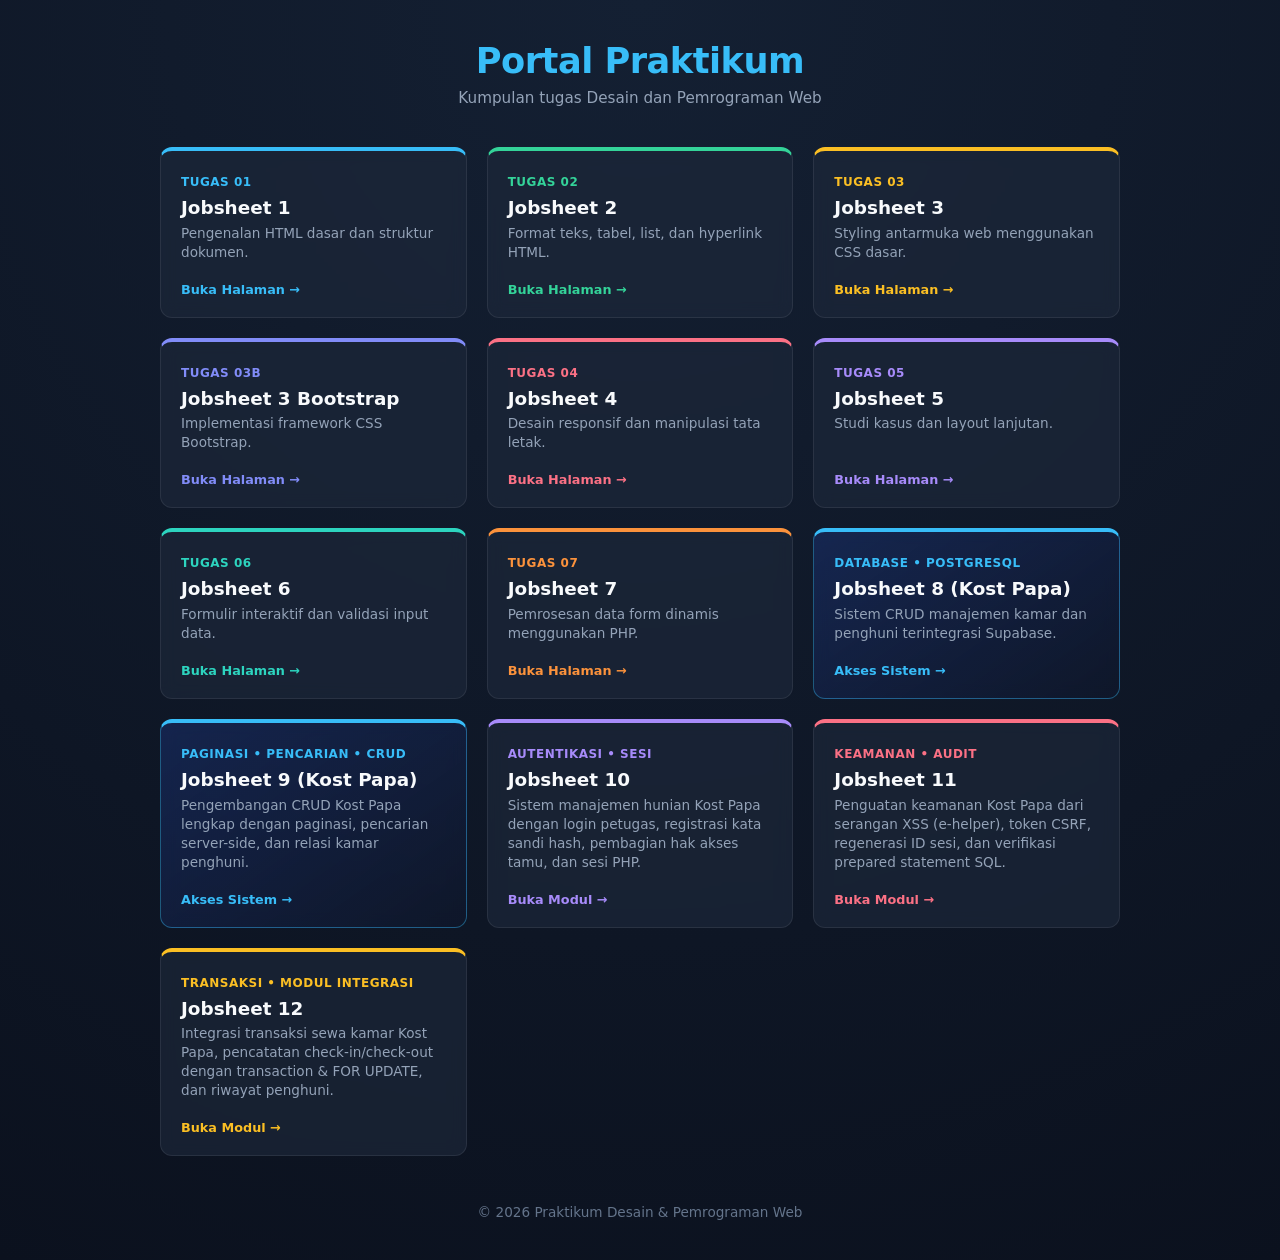
<file: index.html>
<!DOCTYPE html>
<html lang="id">
<head>
  <meta charset="UTF-8">
  <meta name="viewport" content="width=device-width, initial-scale=1.0">
  <title>Portal Praktikum Pemrograman Web</title>
  <style>
    * {
      box-sizing: border-box;
      margin: 0;
      padding: 0;
    }

    body {
      font-family: system-ui, -apple-system, BlinkMacSystemFont, "Segoe UI", Roboto, sans-serif;
      background: radial-gradient(circle at top, #142033, #0b111e);
      color: #e2e8f0;
      min-height: 100vh;
      padding: 2.5rem 1rem;
      display: flex;
      flex-direction: column;
      align-items: center;
    }

    .container {
      max-width: 960px;
      width: 100%;
    }

    header {
      text-align: center;
      margin-bottom: 2.5rem;
    }

    header h1 {
      font-size: 2.2rem;
      font-weight: 700;
      color: #38bdf8;
      margin-bottom: 0.5rem;
      letter-spacing: -0.5px;
    }

    header p {
      color: #94a3b8;
      font-size: 0.95rem;
    }

    .grid {
      display: grid;
      grid-template-columns: repeat(auto-fill, minmax(250px, 1fr));
      gap: 1.25rem;
    }

    .card {
      background: rgba(30, 41, 59, 0.65);
      border-radius: 12px;
      padding: 1.25rem;
      text-decoration: none;
      color: inherit;
      display: flex;
      flex-direction: column;
      justify-content: space-between;
      transition: transform 0.2s ease, border-color 0.2s ease, box-shadow 0.2s ease;
      backdrop-filter: blur(8px);
      border: 1px solid rgba(255, 255, 255, 0.08);
      border-top: 4px solid var(--accent-color);
    }

    .card:hover {
      transform: translateY(-4px);
      border-color: var(--accent-color);
      box-shadow: 0 10px 25px -5px var(--glow-color);
    }

    .card-badge {
      font-size: 0.75rem;
      font-weight: 700;
      text-transform: uppercase;
      letter-spacing: 0.5px;
      color: var(--accent-color);
      margin-bottom: 0.5rem;
      display: inline-block;
    }

    .card-title {
      font-size: 1.15rem;
      font-weight: 600;
      color: #f8fafc;
      margin-bottom: 0.35rem;
    }

    .card-desc {
      font-size: 0.85rem;
      color: #94a3b8;
      margin-bottom: 1.25rem;
      line-height: 1.4;
    }

    .card-footer {
      font-size: 0.8rem;
      font-weight: 600;
      color: var(--accent-color);
      display: flex;
      align-items: center;
      gap: 0.3rem;
    }

    /* Variasi Warna Kartu */
    .color-blue {
      --accent-color: #38bdf8;
      --glow-color: rgba(56, 189, 248, 0.25);
    }

    .color-emerald {
      --accent-color: #34d399;
      --glow-color: rgba(52, 211, 153, 0.25);
    }

    .color-amber {
      --accent-color: #fbbf24;
      --glow-color: rgba(251, 191, 36, 0.25);
    }

    .color-indigo {
      --accent-color: #818cf8;
      --glow-color: rgba(129, 140, 248, 0.25);
    }

    .color-rose {
      --accent-color: #fb7185;
      --glow-color: rgba(251, 113, 133, 0.25);
    }

    .color-violet {
      --accent-color: #a78bfa;
      --glow-color: rgba(167, 139, 250, 0.25);
    }

    .color-teal {
      --accent-color: #2dd4bf;
      --glow-color: rgba(45, 212, 191, 0.25);
    }

    .color-orange {
      --accent-color: #fb923c;
      --glow-color: rgba(251, 146, 60, 0.25);
    }

    .color-primary {
      --accent-color: #38bdf8;
      --glow-color: rgba(56, 189, 248, 0.35);
      background: linear-gradient(145deg, rgba(30, 58, 138, 0.4), rgba(15, 23, 42, 0.85));
      border: 1px solid rgba(56, 189, 248, 0.4);
      border-top: 4px solid #38bdf8;
    }

    footer {
      margin-top: 3rem;
      text-align: center;
      font-size: 0.85rem;
      color: #64748b;
    }
  </style>
</head>
<body>

  <div class="container">
    <header>
      <h1>Portal Praktikum</h1>
      <p>Kumpulan tugas Desain dan Pemrograman Web</p>
    </header>

    <div class="grid">
      <!-- Jobsheet 1 (Biru) -->
      <a href="jobsheet-01/index.html" class="card color-blue">
        <div>
          <span class="card-badge">Tugas 01</span>
          <div class="card-title">Jobsheet 1</div>
          <div class="card-desc">Pengenalan HTML dasar dan struktur dokumen.</div>
        </div>
        <div class="card-footer">Buka Halaman &rarr;</div>
      </a>

      <!-- Jobsheet 2 (Hijau Emerald) -->
      <a href="jobsheet-02/index.html" class="card color-emerald">
        <div>
          <span class="card-badge">Tugas 02</span>
          <div class="card-title">Jobsheet 2</div>
          <div class="card-desc">Format teks, tabel, list, dan hyperlink HTML.</div>
        </div>
        <div class="card-footer">Buka Halaman &rarr;</div>
      </a>

      <!-- Jobsheet 3 (Kuning Amber) -->
      <a href="jobsheet-03/index.html" class="card color-amber">
        <div>
          <span class="card-badge">Tugas 03</span>
          <div class="card-title">Jobsheet 3</div>
          <div class="card-desc">Styling antarmuka web menggunakan CSS dasar.</div>
        </div>
        <div class="card-footer">Buka Halaman &rarr;</div>
      </a>

      <!-- Jobsheet 3 Bootstrap (Ungu Indigo) -->
      <a href="jobsheet-03-Bootstap/" class="card color-indigo">
        <div>
          <span class="card-badge">Tugas 03B</span>
          <div class="card-title">Jobsheet 3 Bootstrap</div>
          <div class="card-desc">Implementasi framework CSS Bootstrap.</div>
        </div>
        <div class="card-footer">Buka Halaman &rarr;</div>
      </a>

      <!-- Jobsheet 4 (Merah Muda Rose) -->
      <a href="jobsheet-04/index.html" class="card color-rose">
        <div>
          <span class="card-badge">Tugas 04</span>
          <div class="card-title">Jobsheet 4</div>
          <div class="card-desc">Desain responsif dan manipulasi tata letak.</div>
        </div>
        <div class="card-footer">Buka Halaman &rarr;</div>
      </a>

      <!-- Jobsheet 5 (Violet) -->
      <a href="jobsheet-05/index.html" class="card color-violet">
        <div>
          <span class="card-badge">Tugas 05</span>
          <div class="card-title">Jobsheet 5</div>
          <div class="card-desc">Studi kasus dan layout lanjutan.</div>
        </div>
        <div class="card-footer">Buka Halaman &rarr;</div>
      </a>

      <!-- Jobsheet 6 (Teal) -->
      <a href="jobsheet-06/index.html" class="card color-teal">
        <div>
          <span class="card-badge">Tugas 06</span>
          <div class="card-title">Jobsheet 6</div>
          <div class="card-desc">Formulir interaktif dan validasi input data.</div>
        </div>
        <div class="card-footer">Buka Halaman &rarr;</div>
      </a>

      <!-- Jobsheet 7 (Oranye) -->
      <a href="jobsheet-07/index.php" class="card color-orange">
        <div>
          <span class="card-badge">Tugas 07</span>
          <div class="card-title">Jobsheet 7</div>
          <div class="card-desc">Pemrosesan data form dinamis menggunakan PHP.</div>
        </div>
        <div class="card-footer">Buka Halaman &rarr;</div>
      </a>

      <!-- Jobsheet 8 (Kost Papa - Proyek Utama) -->
      <a href="jobsheet-08/index.php" class="card color-primary">
        <div>
          <span class="card-badge">Database &bull; PostgreSQL</span>
          <div class="card-title">Jobsheet 8 (Kost Papa)</div>
          <div class="card-desc">Sistem CRUD manajemen kamar dan penghuni terintegrasi Supabase.</div>
        </div>
        <div class="card-footer">Akses Sistem &rarr;</div>
      </a>

      <!-- Jobsheet 9 (Kost Papa - Lanjutan) -->
      <a href="jobsheet-09/index.php" class="card color-primary">
        <div>
          <span class="card-badge">Paginasi &bull; Pencarian &bull; CRUD</span>
          <div class="card-title">Jobsheet 9 (Kost Papa)</div>
          <div class="card-desc">Pengembangan CRUD Kost Papa lengkap dengan paginasi, pencarian server-side, dan relasi kamar penghuni.</div>
        </div>
        <div class="card-footer">Akses Sistem &rarr;</div>
      </a>

      <!-- Kartu Jobsheet 10: Kost Papa (Autentikasi & Sesi) -->
      <a href="/jobsheet-10/index.php" class="card color-violet">
        <div>
          <span class="card-badge">Autentikasi &bull; Sesi</span>
          <div class="card-title">Jobsheet 10</div>
          <div class="card-desc">Sistem manajemen hunian Kost Papa dengan login petugas, registrasi kata sandi hash, pembagian hak akses tamu, dan sesi PHP.</div>
        </div>
        <div class="card-footer">Buka Modul &rarr;</div>
      </a>

      <!-- Kartu Jobsheet 11: Kost Papa (Security Audit & Hardening) -->
      <a href="/jobsheet-11/index.php" class="card color-rose">
        <div>
          <span class="card-badge">Keamanan &bull; Audit</span>
          <div class="card-title">Jobsheet 11</div>
          <div class="card-desc">Penguatan keamanan Kost Papa dari serangan XSS (e-helper), token CSRF, regenerasi ID sesi, dan verifikasi prepared statement SQL.</div>
        </div>
        <div class="card-footer">Buka Modul &rarr;</div>
      </a>

      <!-- Kartu Jobsheet 12: Kost Papa (Transaksi & Integrasi Modul) -->
      <a href="/jobsheet-12/index.php" class="card color-amber">
        <div>
          <span class="card-badge">Transaksi &bull; Modul Integrasi</span>
          <div class="card-title">Jobsheet 12</div>
          <div class="card-desc">Integrasi transaksi sewa kamar Kost Papa, pencatatan check-in/check-out dengan transaction & FOR UPDATE, dan riwayat penghuni.</div>
        </div>
        <div class="card-footer">Buka Modul &rarr;</div>
      </a>

    </div>

    <footer>
      &copy; 2026 Praktikum Desain &amp; Pemrograman Web
    </footer>
  </div>

</body>
</html>
</file>
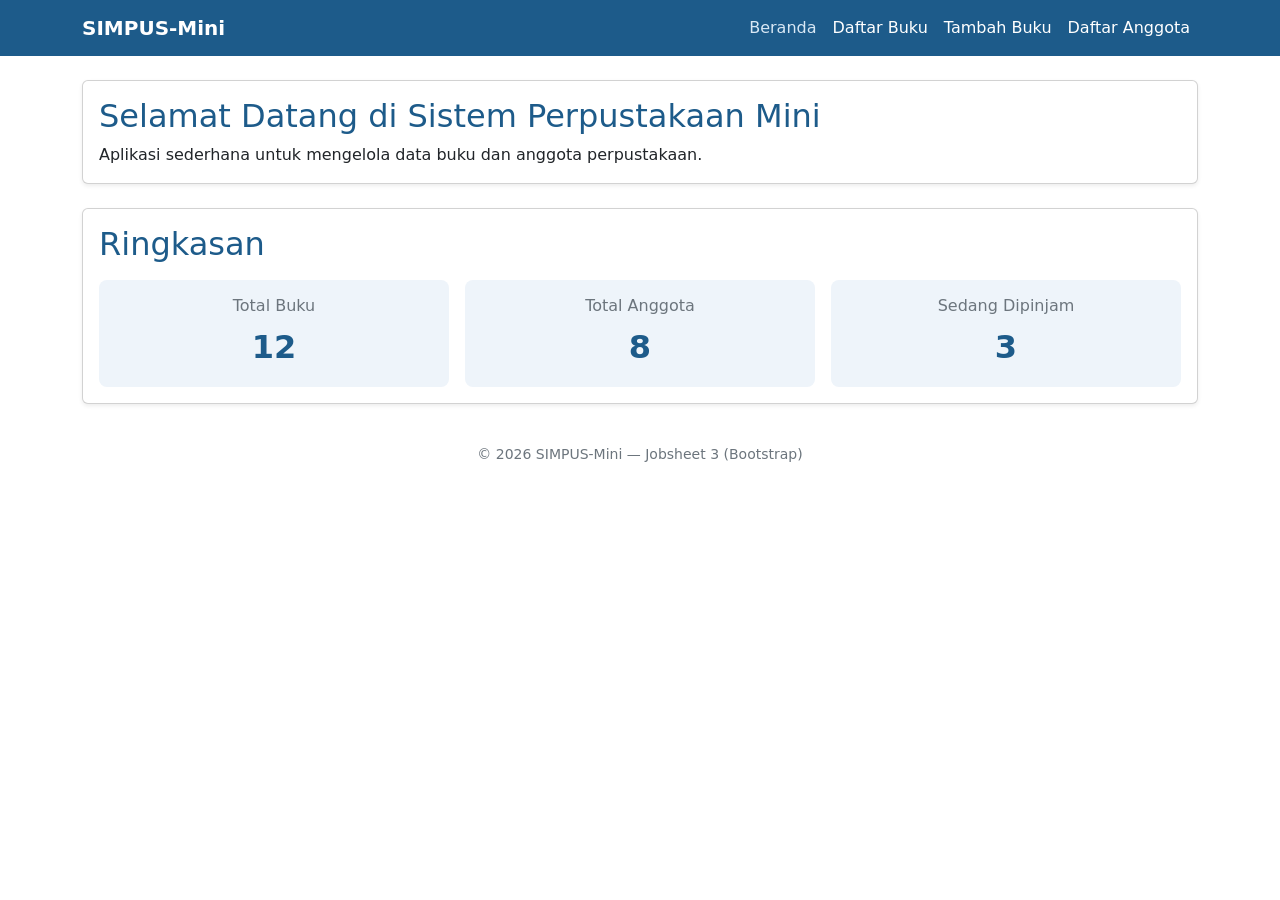
<file: jobsheet-03-Bootstap/index.html>
<!DOCTYPE html>
<html lang="id">
<head>
    <meta charset="UTF-8">
    <meta name="viewport" content="width=device-width, initial-scale=1">
    <title>SIMPUS-Mini | Beranda</title>
    <link href="https://cdn.jsdelivr.net/npm/bootstrap@5.3.3/dist/css/bootstrap.min.css" rel="stylesheet">
    <link rel="stylesheet" href="assets/css/style.css">
</head>
<body>
    <header class="navbar navbar-expand-lg navbar-dark" style="background-color:#1d5b8a;">
        <div class="container">
            <a class="navbar-brand fw-semibold" href="index.html">SIMPUS-Mini</a>
            <button class="navbar-toggler" type="button" data-bs-toggle="collapse" data-bs-target="#navMenu" aria-controls="navMenu" aria-expanded="false" aria-label="Toggle navigation">
                <span class="navbar-toggler-icon"></span>
            </button>
            <nav class="collapse navbar-collapse" id="navMenu">
                <ul class="navbar-nav ms-auto">
                    <li class="nav-item"><a class="nav-link active" href="index.html">Beranda</a></li>
                    <li class="nav-item"><a class="nav-link" href="buku/list.html">Daftar Buku</a></li>
                    <li class="nav-item"><a class="nav-link" href="buku/tambah.html">Tambah Buku</a></li>
                    <li class="nav-item"><a class="nav-link" href="anggota/list.html">Daftar Anggota</a></li>
                </ul>
            </nav>
        </div>
    </header>

    <main class="container my-4">
        <section class="card shadow-sm mb-4">
            <div class="card-body">
                <h2 class="card-title" style="color:#1d5b8a;">Selamat Datang di Sistem Perpustakaan Mini</h2>
                <p class="card-text mb-0">Aplikasi sederhana untuk mengelola data buku dan anggota perpustakaan.</p>
            </div>
        </section>

        <section class="card shadow-sm mb-4">
            <div class="card-body">
                <h2 class="card-title mb-3" style="color:#1d5b8a;">Ringkasan</h2>
                <div class="row g-3 text-center">
                    <div class="col-12 col-md-4">
                        <div class="p-3 rounded-3" style="background-color:#eef4fa;">
                            <h3 class="h6 text-secondary">Total Buku</h3>
                            <p class="fs-2 fw-bold mb-0" style="color:#1d5b8a;">12</p>
                        </div>
                    </div>
                    <div class="col-12 col-md-4">
                        <div class="p-3 rounded-3" style="background-color:#eef4fa;">
                            <h3 class="h6 text-secondary">Total Anggota</h3>
                            <p class="fs-2 fw-bold mb-0" style="color:#1d5b8a;">8</p>
                        </div>
                    </div>
                    <div class="col-12 col-md-4">
                        <div class="p-3 rounded-3" style="background-color:#eef4fa;">
                            <h3 class="h6 text-secondary">Sedang Dipinjam</h3>
                            <p class="fs-2 fw-bold mb-0" style="color:#1d5b8a;">3</p>
                        </div>
                    </div>
                </div>
            </div>
        </section>
    </main>

    <footer class="text-center text-secondary py-3 small">
        <p class="mb-0">&copy; 2026 SIMPUS-Mini &mdash; Jobsheet 3 (Bootstrap)</p>
    </footer>

    <script src="https://cdn.jsdelivr.net/npm/bootstrap@5.3.3/dist/js/bootstrap.bundle.min.js"></script>
</body>
</html>
</file>
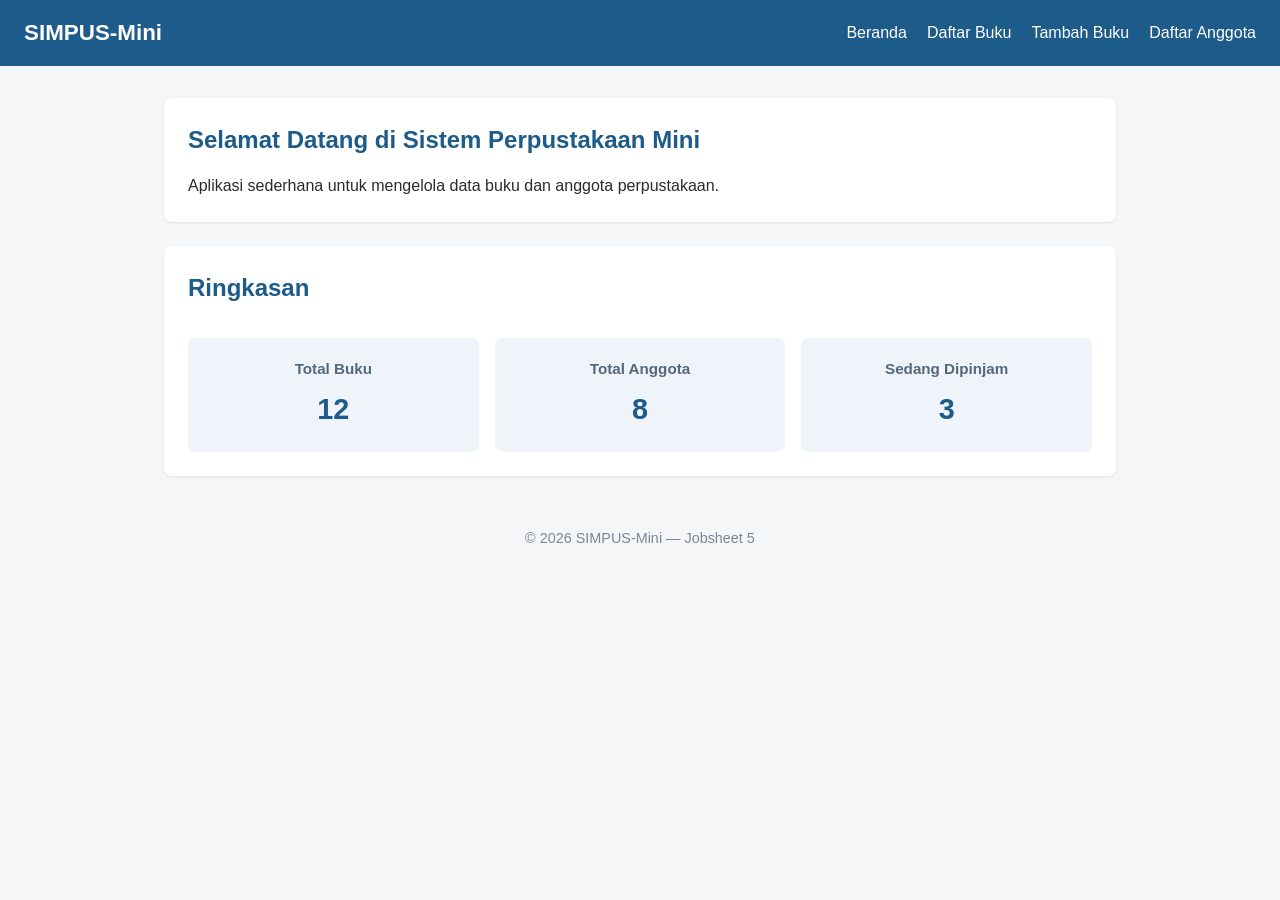
<file: jobsheet-05/index.html>
<!DOCTYPE html>
<html lang="id">
<head>
    <meta charset="UTF-8">
    <meta name="viewport" content="width=device-width, initial-scale=1">
    <title>SIMPUS-Mini | Beranda</title>
    <link rel="stylesheet" href="assets/css/style.css">
</head>
<body>
    <header>
        <h1>SIMPUS-Mini</h1>
        <button type="button" id="nav-toggle-btn" class="nav-toggle-label" aria-label="Menu">&#9776;</button>
        <nav>
            <ul>
                <li><a href="index.html">Beranda</a></li>
                <li><a href="buku/list.html">Daftar Buku</a></li>
                <li><a href="buku/tambah.html">Tambah Buku</a></li>
                <li><a href="anggota/list.html">Daftar Anggota</a></li>
            </ul>
        </nav>
    </header>

    <main>
        <section>
            <h2>Selamat Datang di Sistem Perpustakaan Mini</h2>
            <p>Aplikasi sederhana untuk mengelola data buku dan anggota perpustakaan.</p>
        </section>

        <section>
            <h2>Ringkasan</h2>
            <article>
                <h3>Total Buku</h3>
                <p>12</p>
            </article>
            <article>
                <h3>Total Anggota</h3>
                <p>8</p>
            </article>
            <article>
                <h3>Sedang Dipinjam</h3>
                <p>3</p>
            </article>
        </section>
    </main>

    <footer>
        <p>&copy; 2026 SIMPUS-Mini &mdash; Jobsheet 5</p>
    </footer>
    <script src="assets/js/app.js"></script>
</body>
</html>
</file>
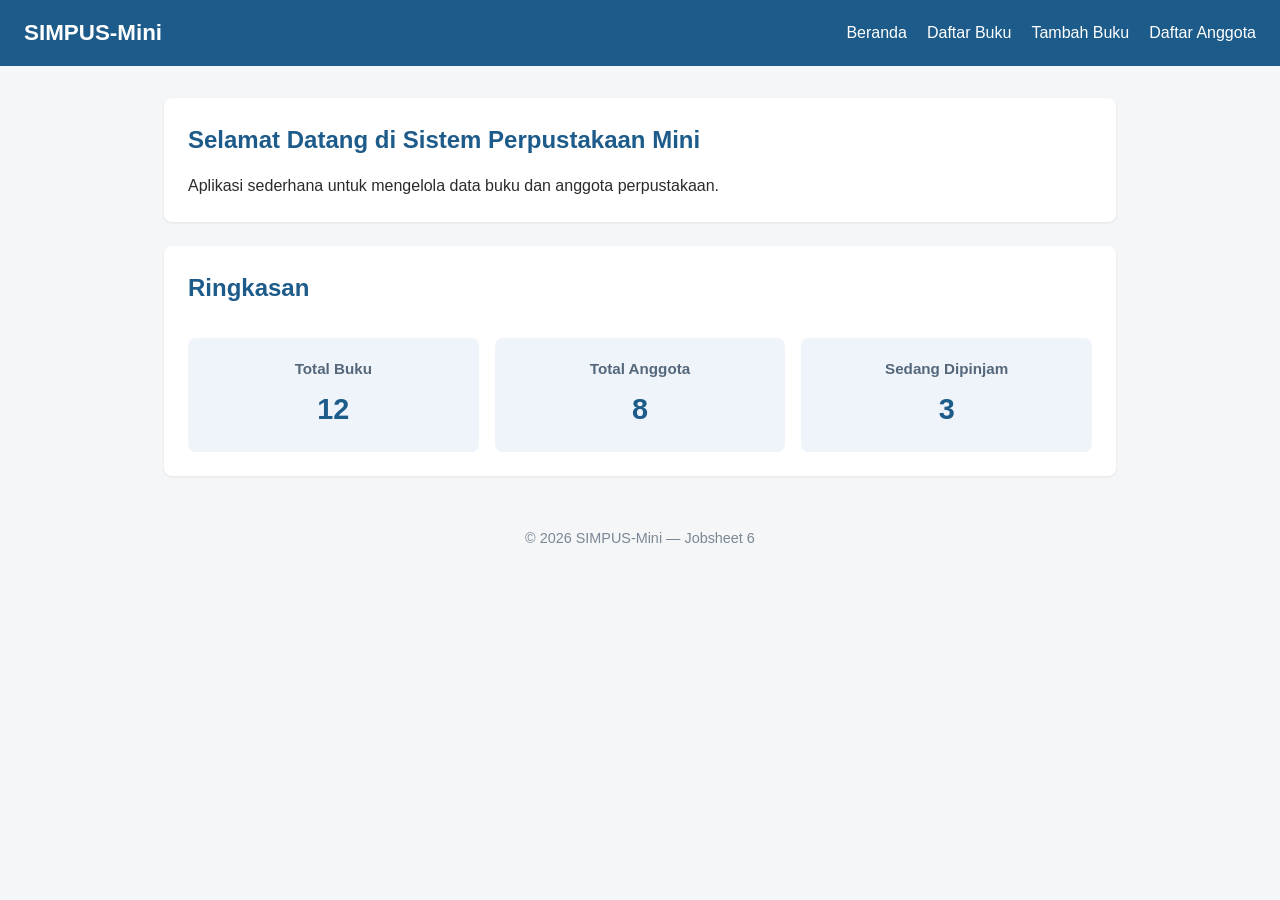
<file: jobsheet-06/index.html>
<!DOCTYPE html>
<html lang="id">
<head>
    <meta charset="UTF-8">
    <meta name="viewport" content="width=device-width, initial-scale=1">
    <title>SIMPUS-Mini | Beranda</title>
    <link rel="stylesheet" href="assets/css/style.css">
</head>
<body>
    <header>
        <h1>SIMPUS-Mini</h1>
        <button type="button" id="nav-toggle-btn" class="nav-toggle-label" aria-label="Menu">&#9776;</button>
        <nav>
            <ul>
                <li><a href="index.html">Beranda</a></li>
                <li><a href="buku/list.html">Daftar Buku</a></li>
                <li><a href="buku/tambah.html">Tambah Buku</a></li>
                <li><a href="anggota/list.html">Daftar Anggota</a></li>
            </ul>
        </nav>
    </header>

    <main>
        <section>
            <h2>Selamat Datang di Sistem Perpustakaan Mini</h2>
            <p>Aplikasi sederhana untuk mengelola data buku dan anggota perpustakaan.</p>
        </section>

        <section>
            <h2>Ringkasan</h2>
            <article>
                <h3>Total Buku</h3>
                <p>12</p>
            </article>
            <article>
                <h3>Total Anggota</h3>
                <p>8</p>
            </article>
            <article>
                <h3>Sedang Dipinjam</h3>
                <p>3</p>
            </article>
        </section>
    </main>

    <footer>
        <p>&copy; 2026 SIMPUS-Mini &mdash; Jobsheet 6</p>
    </footer>
    <script src="assets/js/app.js"></script>
</body>
</html>
</file>
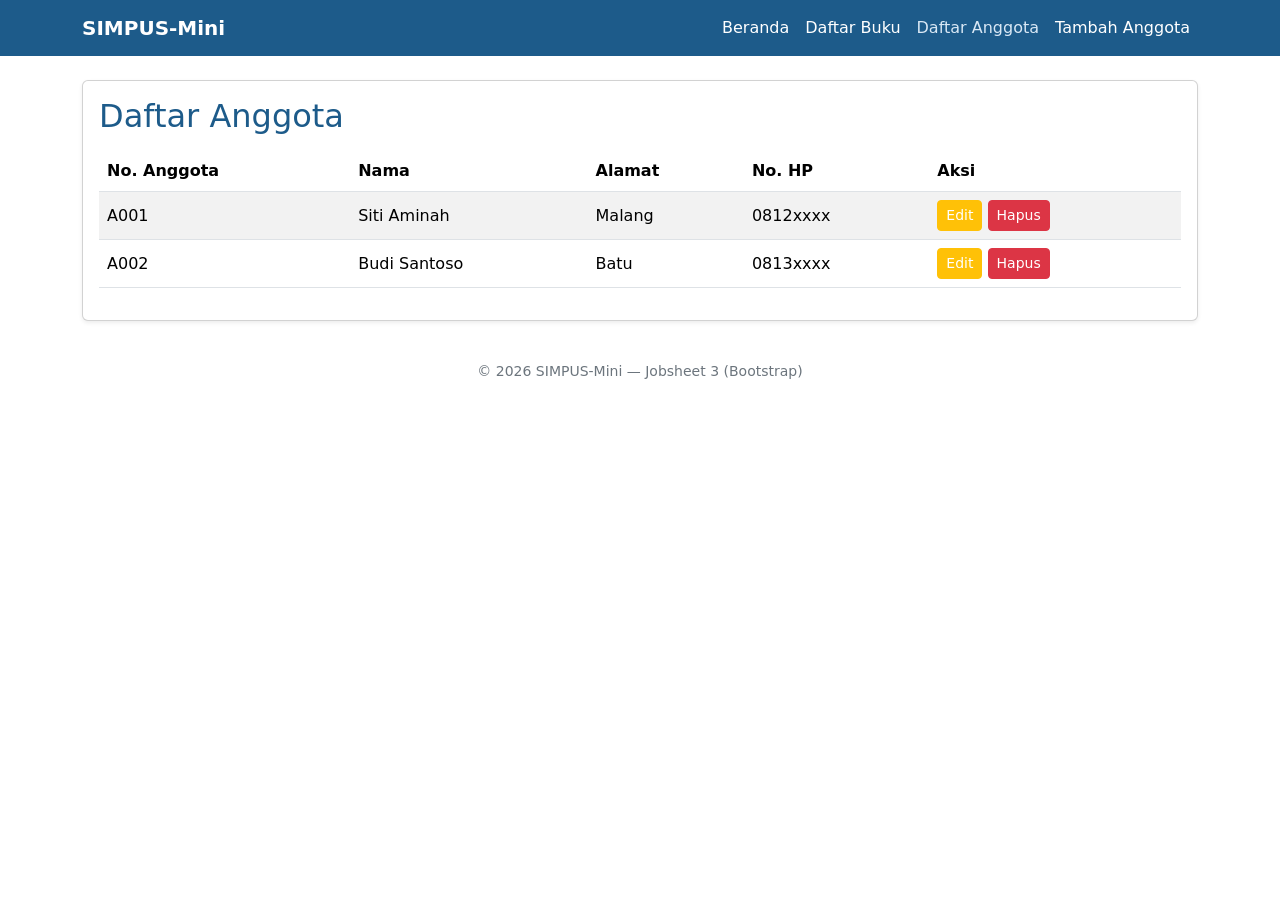
<file: jobsheet-03-Bootstap/anggota/list.html>
<!DOCTYPE html>
<html lang="id">
<head>
    <meta charset="UTF-8">
    <meta name="viewport" content="width=device-width, initial-scale=1">
    <title>SIMPUS-Mini | Daftar Anggota</title>
    <link href="https://cdn.jsdelivr.net/npm/bootstrap@5.3.3/dist/css/bootstrap.min.css" rel="stylesheet">
    <link rel="stylesheet" href="../assets/css/style.css">
</head>
<body>
    <header class="navbar navbar-expand-lg navbar-dark" style="background-color:#1d5b8a;">
        <div class="container">
            <a class="navbar-brand fw-semibold" href="../index.html">SIMPUS-Mini</a>
            <button class="navbar-toggler" type="button" data-bs-toggle="collapse" data-bs-target="#navMenu" aria-controls="navMenu" aria-expanded="false" aria-label="Toggle navigation">
                <span class="navbar-toggler-icon"></span>
            </button>
            <nav class="collapse navbar-collapse" id="navMenu">
                <ul class="navbar-nav ms-auto">
                    <li class="nav-item"><a class="nav-link" href="../index.html">Beranda</a></li>
                    <li class="nav-item"><a class="nav-link" href="../buku/list.html">Daftar Buku</a></li>
                    <li class="nav-item"><a class="nav-link active" href="list.html">Daftar Anggota</a></li>
                    <li class="nav-item"><a class="nav-link" href="tambah.html">Tambah Anggota</a></li>
                </ul>
            </nav>
        </div>
    </header>

    <main class="container my-4">
        <section class="card shadow-sm mb-4">
            <div class="card-body">
                <h2 class="card-title mb-3" style="color:#1d5b8a;">Daftar Anggota</h2>
                <div class="table-responsive">
                    <table class="table table-striped table-hover align-middle">
                        <thead style="background-color:#1d5b8a;">
                            <tr class="text-white">
                                <th>No. Anggota</th>
                                <th>Nama</th>
                                <th>Alamat</th>
                                <th>No. HP</th>
                                <th>Aksi</th>
                            </tr>
                        </thead>
                        <tbody>
                            <tr>
                                <td>A001</td>
                                <td>Siti Aminah</td>
                                <td>Malang</td>
                                <td>0812xxxx</td>
                                <td>
                                    <button type="button" class="btn btn-warning btn-sm text-white">Edit</button>
                                    <button type="button" class="btn btn-danger btn-sm">Hapus</button>
                                </td>
                            </tr>
                            <tr>
                                <td>A002</td>
                                <td>Budi Santoso</td>
                                <td>Batu</td>
                                <td>0813xxxx</td>
                                <td>
                                    <button type="button" class="btn btn-warning btn-sm text-white">Edit</button>
                                    <button type="button" class="btn btn-danger btn-sm">Hapus</button>
                                </td>
                            </tr>
                        </tbody>
                    </table>
                </div>
            </div>
        </section>
    </main>

    <footer class="text-center text-secondary py-3 small">
        <p class="mb-0">&copy; 2026 SIMPUS-Mini &mdash; Jobsheet 3 (Bootstrap)</p>
    </footer>

    <script src="https://cdn.jsdelivr.net/npm/bootstrap@5.3.3/dist/js/bootstrap.bundle.min.js"></script>
</body>
</html>
</file>
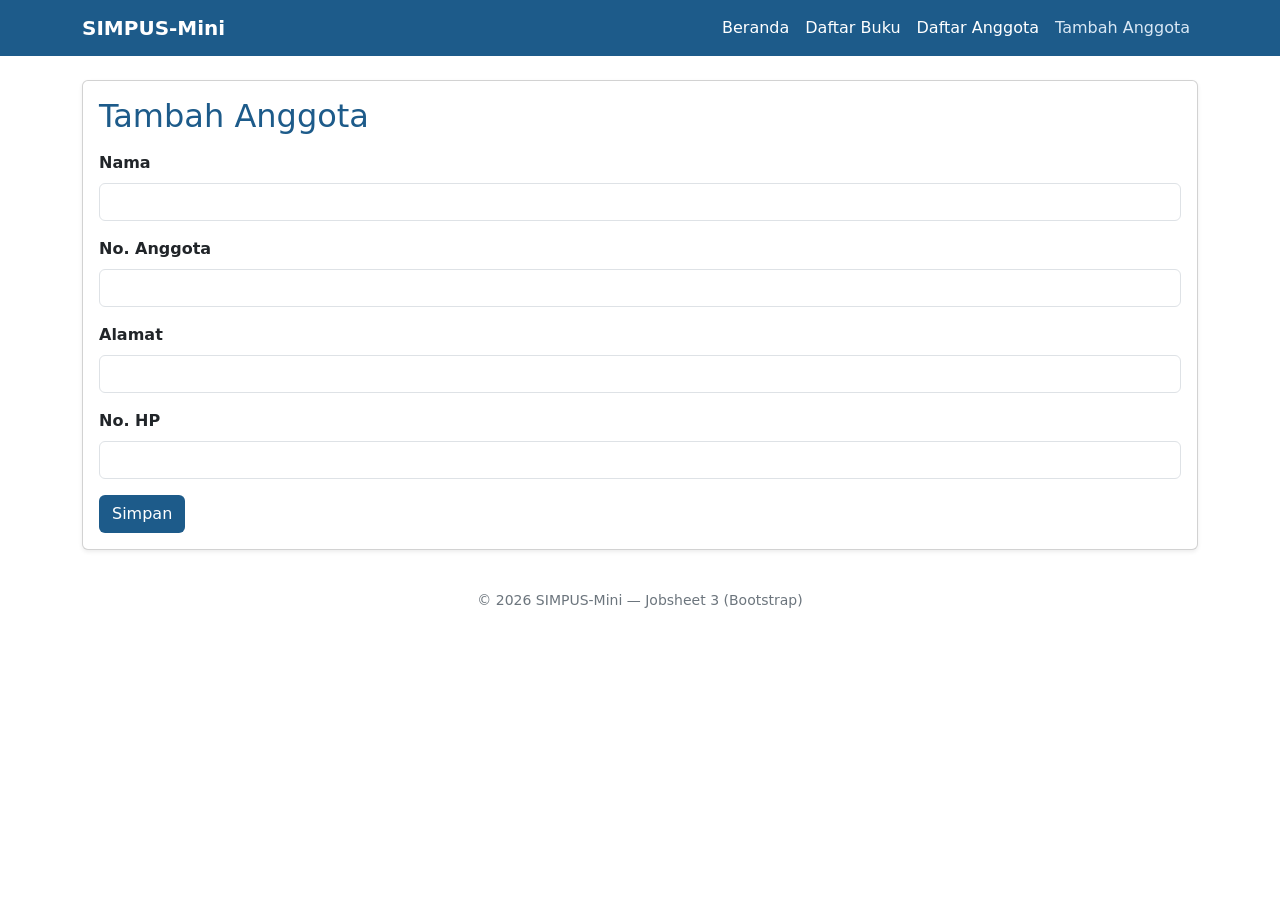
<file: jobsheet-03-Bootstap/anggota/tambah.html>
<!DOCTYPE html>
<html lang="id">
<head>
    <meta charset="UTF-8">
    <meta name="viewport" content="width=device-width, initial-scale=1">
    <title>SIMPUS-Mini | Tambah Anggota</title>
    <link href="https://cdn.jsdelivr.net/npm/bootstrap@5.3.3/dist/css/bootstrap.min.css" rel="stylesheet">
    <link rel="stylesheet" href="../assets/css/style.css">
</head>
<body>
    <header class="navbar navbar-expand-lg navbar-dark" style="background-color:#1d5b8a;">
        <div class="container">
            <a class="navbar-brand fw-semibold" href="../index.html">SIMPUS-Mini</a>
            <button class="navbar-toggler" type="button" data-bs-toggle="collapse" data-bs-target="#navMenu" aria-controls="navMenu" aria-expanded="false" aria-label="Toggle navigation">
                <span class="navbar-toggler-icon"></span>
            </button>
            <nav class="collapse navbar-collapse" id="navMenu">
                <ul class="navbar-nav ms-auto">
                    <li class="nav-item"><a class="nav-link" href="../index.html">Beranda</a></li>
                    <li class="nav-item"><a class="nav-link" href="../buku/list.html">Daftar Buku</a></li>
                    <li class="nav-item"><a class="nav-link" href="list.html">Daftar Anggota</a></li>
                    <li class="nav-item"><a class="nav-link active" href="tambah.html">Tambah Anggota</a></li>
                </ul>
            </nav>
        </div>
    </header>

    <main class="container my-4">
        <section class="card shadow-sm mb-4">
            <div class="card-body">
                <h2 class="card-title mb-3" style="color:#1d5b8a;">Tambah Anggota</h2>
                <form>
                    <div class="mb-3">
                        <label for="nama" class="form-label fw-semibold">Nama</label>
                        <input type="text" class="form-control" id="nama" name="nama" required>
                    </div>
                    <div class="mb-3">
                        <label for="no_anggota" class="form-label fw-semibold">No. Anggota</label>
                        <input type="text" class="form-control" id="no_anggota" name="no_anggota" required>
                    </div>
                    <div class="mb-3">
                        <label for="alamat" class="form-label fw-semibold">Alamat</label>
                        <input type="text" class="form-control" id="alamat" name="alamat">
                    </div>
                    <div class="mb-3">
                        <label for="no_hp" class="form-label fw-semibold">No. HP</label>
                        <input type="text" class="form-control" id="no_hp" name="no_hp">
                    </div>
                    <button type="submit" class="btn" style="background-color:#1d5b8a; color:#fff;">Simpan</button>
                </form>
            </div>
        </section>
    </main>

    <footer class="text-center text-secondary py-3 small">
        <p class="mb-0">&copy; 2026 SIMPUS-Mini &mdash; Jobsheet 3 (Bootstrap)</p>
    </footer>

    <script src="https://cdn.jsdelivr.net/npm/bootstrap@5.3.3/dist/js/bootstrap.bundle.min.js"></script>
</body>
</html>
</file>
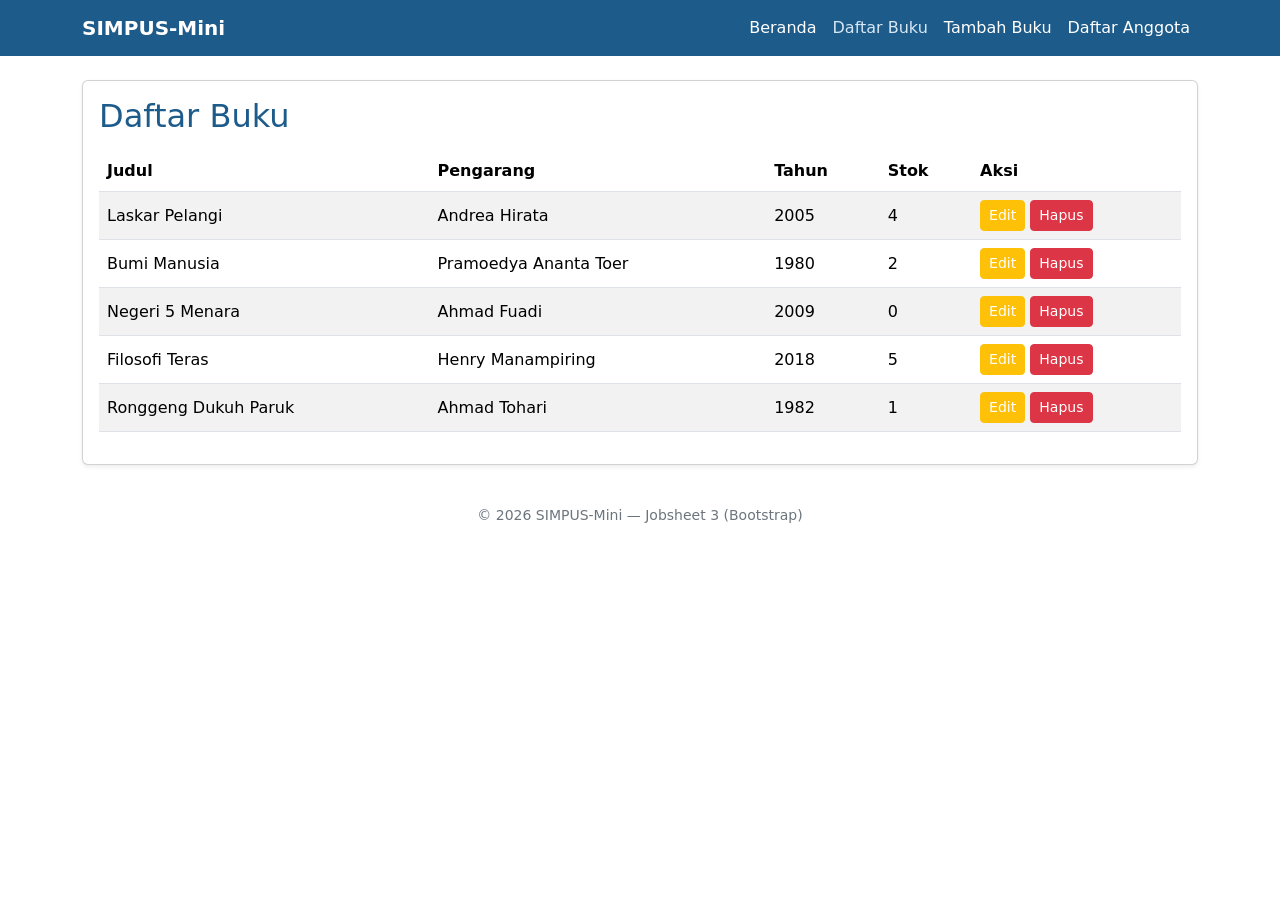
<file: jobsheet-03-Bootstap/buku/list.html>
<!DOCTYPE html>
<html lang="id">
<head>
    <meta charset="UTF-8">
    <meta name="viewport" content="width=device-width, initial-scale=1">
    <title>SIMPUS-Mini | Daftar Buku</title>
    <link href="https://cdn.jsdelivr.net/npm/bootstrap@5.3.3/dist/css/bootstrap.min.css" rel="stylesheet">
    <link rel="stylesheet" href="../assets/css/style.css">
</head>
<body>
    <header class="navbar navbar-expand-lg navbar-dark" style="background-color:#1d5b8a;">
        <div class="container">
            <a class="navbar-brand fw-semibold" href="../index.html">SIMPUS-Mini</a>
            <button class="navbar-toggler" type="button" data-bs-toggle="collapse" data-bs-target="#navMenu" aria-controls="navMenu" aria-expanded="false" aria-label="Toggle navigation">
                <span class="navbar-toggler-icon"></span>
            </button>
            <nav class="collapse navbar-collapse" id="navMenu">
                <ul class="navbar-nav ms-auto">
                    <li class="nav-item"><a class="nav-link" href="../index.html">Beranda</a></li>
                    <li class="nav-item"><a class="nav-link active" href="list.html">Daftar Buku</a></li>
                    <li class="nav-item"><a class="nav-link" href="tambah.html">Tambah Buku</a></li>
                    <li class="nav-item"><a class="nav-link" href="../anggota/list.html">Daftar Anggota</a></li>
                </ul>
            </nav>
        </div>
    </header>

    <main class="container my-4">
        <section class="card shadow-sm mb-4">
            <div class="card-body">
                <h2 class="card-title mb-3" style="color:#1d5b8a;">Daftar Buku</h2>
                <div class="table-responsive">
                    <table class="table table-striped table-hover align-middle">
                        <thead style="background-color:#1d5b8a;">
                            <tr class="text-white">
                                <th>Judul</th>
                                <th>Pengarang</th>
                                <th>Tahun</th>
                                <th>Stok</th>
                                <th>Aksi</th>
                            </tr>
                        </thead>
                        <tbody>
                            <tr>
                                <td>Laskar Pelangi</td>
                                <td>Andrea Hirata</td>
                                <td>2005</td>
                                <td>4</td>
                                <td>
                                    <button type="button" class="btn btn-warning btn-sm text-white">Edit</button>
                                    <button type="button" class="btn btn-danger btn-sm">Hapus</button>
                                </td>
                            </tr>
                            <tr>
                                <td>Bumi Manusia</td>
                                <td>Pramoedya Ananta Toer</td>
                                <td>1980</td>
                                <td>2</td>
                                <td>
                                    <button type="button" class="btn btn-warning btn-sm text-white">Edit</button>
                                    <button type="button" class="btn btn-danger btn-sm">Hapus</button>
                                </td>
                            </tr>
                            <tr>
                                <td>Negeri 5 Menara</td>
                                <td>Ahmad Fuadi</td>
                                <td>2009</td>
                                <td>0</td>
                                <td>
                                    <button type="button" class="btn btn-warning btn-sm text-white">Edit</button>
                                    <button type="button" class="btn btn-danger btn-sm">Hapus</button>
                                </td>
                            </tr>
                            <tr>
                                <td>Filosofi Teras</td>
                                <td>Henry Manampiring</td>
                                <td>2018</td>
                                <td>5</td>
                                <td>
                                    <button type="button" class="btn btn-warning btn-sm text-white">Edit</button>
                                    <button type="button" class="btn btn-danger btn-sm">Hapus</button>
                                </td>
                            </tr>
                            <tr>
                                <td>Ronggeng Dukuh Paruk</td>
                                <td>Ahmad Tohari</td>
                                <td>1982</td>
                                <td>1</td>
                                <td>
                                    <button type="button" class="btn btn-warning btn-sm text-white">Edit</button>
                                    <button type="button" class="btn btn-danger btn-sm">Hapus</button>
                                </td>
                            </tr>
                        </tbody>
                    </table>
                </div>
            </div>
        </section>
    </main>

    <footer class="text-center text-secondary py-3 small">
        <p class="mb-0">&copy; 2026 SIMPUS-Mini &mdash; Jobsheet 3 (Bootstrap)</p>
    </footer>

    <script src="https://cdn.jsdelivr.net/npm/bootstrap@5.3.3/dist/js/bootstrap.bundle.min.js"></script>
</body>
</html>
</file>
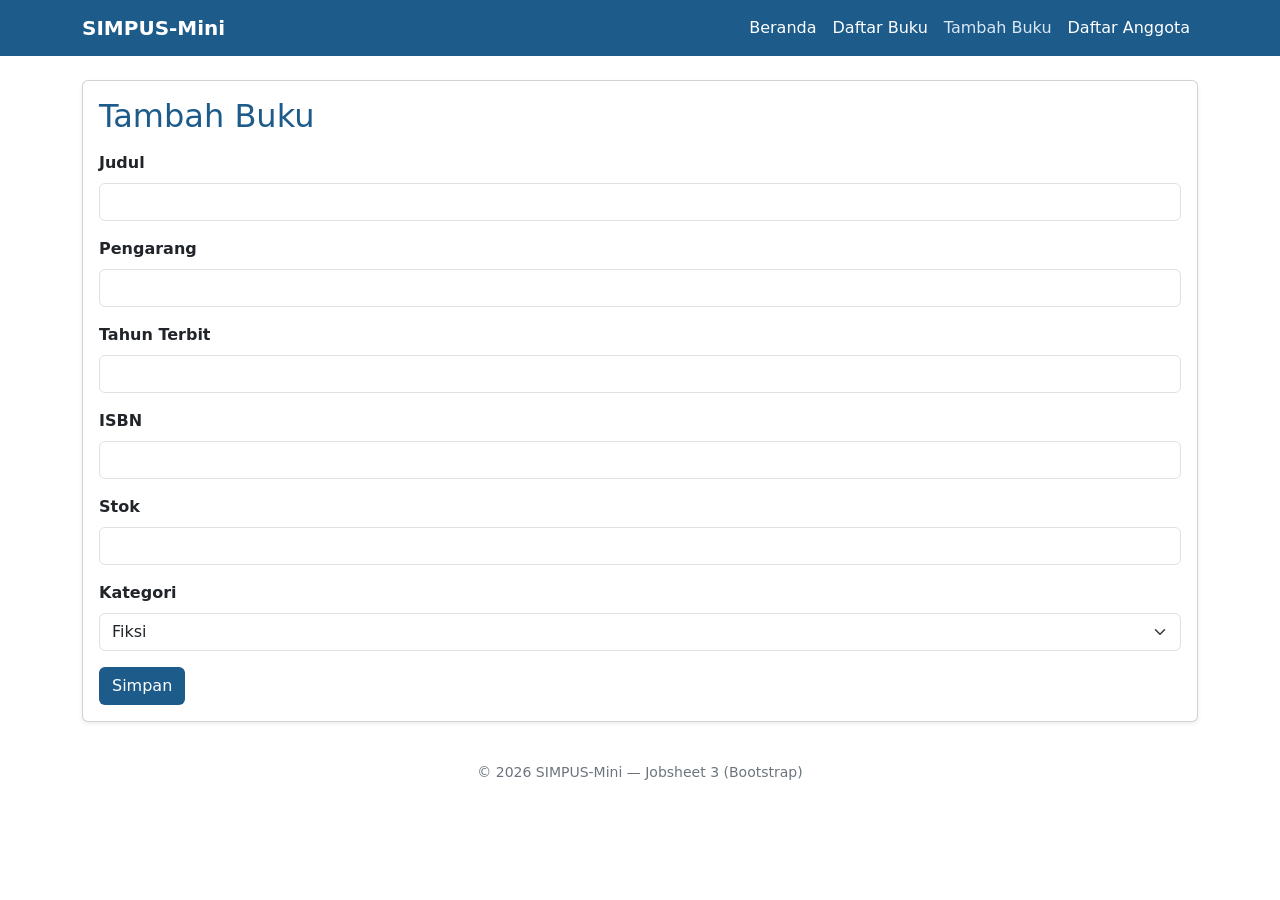
<file: jobsheet-03-Bootstap/buku/tambah.html>
<!DOCTYPE html>
<html lang="id">
<head>
    <meta charset="UTF-8">
    <meta name="viewport" content="width=device-width, initial-scale=1">
    <title>SIMPUS-Mini | Tambah Buku</title>
    <link href="https://cdn.jsdelivr.net/npm/bootstrap@5.3.3/dist/css/bootstrap.min.css" rel="stylesheet">
    <link rel="stylesheet" href="../assets/css/style.css">
</head>
<body>
    <header class="navbar navbar-expand-lg navbar-dark" style="background-color:#1d5b8a;">
        <div class="container">
            <a class="navbar-brand fw-semibold" href="../index.html">SIMPUS-Mini</a>
            <button class="navbar-toggler" type="button" data-bs-toggle="collapse" data-bs-target="#navMenu" aria-controls="navMenu" aria-expanded="false" aria-label="Toggle navigation">
                <span class="navbar-toggler-icon"></span>
            </button>
            <nav class="collapse navbar-collapse" id="navMenu">
                <ul class="navbar-nav ms-auto">
                    <li class="nav-item"><a class="nav-link" href="../index.html">Beranda</a></li>
                    <li class="nav-item"><a class="nav-link" href="list.html">Daftar Buku</a></li>
                    <li class="nav-item"><a class="nav-link active" href="tambah.html">Tambah Buku</a></li>
                    <li class="nav-item"><a class="nav-link" href="../anggota/list.html">Daftar Anggota</a></li>
                </ul>
            </nav>
        </div>
    </header>

    <main class="container my-4">
        <section class="card shadow-sm mb-4">
            <div class="card-body">
                <h2 class="card-title mb-3" style="color:#1d5b8a;">Tambah Buku</h2>
                <form>
                    <div class="mb-3">
                        <label for="judul" class="form-label fw-semibold">Judul</label>
                        <input type="text" class="form-control" id="judul" name="judul" required>
                    </div>
                    <div class="mb-3">
                        <label for="pengarang" class="form-label fw-semibold">Pengarang</label>
                        <input type="text" class="form-control" id="pengarang" name="pengarang" required>
                    </div>
                    <div class="mb-3">
                        <label for="tahun" class="form-label fw-semibold">Tahun Terbit</label>
                        <input type="number" class="form-control" id="tahun" name="tahun" min="1900" max="2026" required>
                    </div>
                    <div class="mb-3">
                        <label for="isbn" class="form-label fw-semibold">ISBN</label>
                        <input type="text" class="form-control" id="isbn" name="isbn">
                    </div>
                    <div class="mb-3">
                        <label for="stok" class="form-label fw-semibold">Stok</label>
                        <input type="number" class="form-control" id="stok" name="stok" min="0" required>
                    </div>
                    <div class="mb-3">
                        <label for="kategori" class="form-label fw-semibold">Kategori</label>
                        <select class="form-select" id="kategori" name="kategori">
                            <option value="fiksi">Fiksi</option>
                            <option value="non-fiksi">Non-Fiksi</option>
                            <option value="referensi">Referensi</option>
                        </select>
                    </div>
                    <button type="submit" class="btn" style="background-color:#1d5b8a; color:#fff;">Simpan</button>
                </form>
            </div>
        </section>
    </main>

    <footer class="text-center text-secondary py-3 small">
        <p class="mb-0">&copy; 2026 SIMPUS-Mini &mdash; Jobsheet 3 (Bootstrap)</p>
    </footer>

    <script src="https://cdn.jsdelivr.net/npm/bootstrap@5.3.3/dist/js/bootstrap.bundle.min.js"></script>
</body>
</html>
</file>
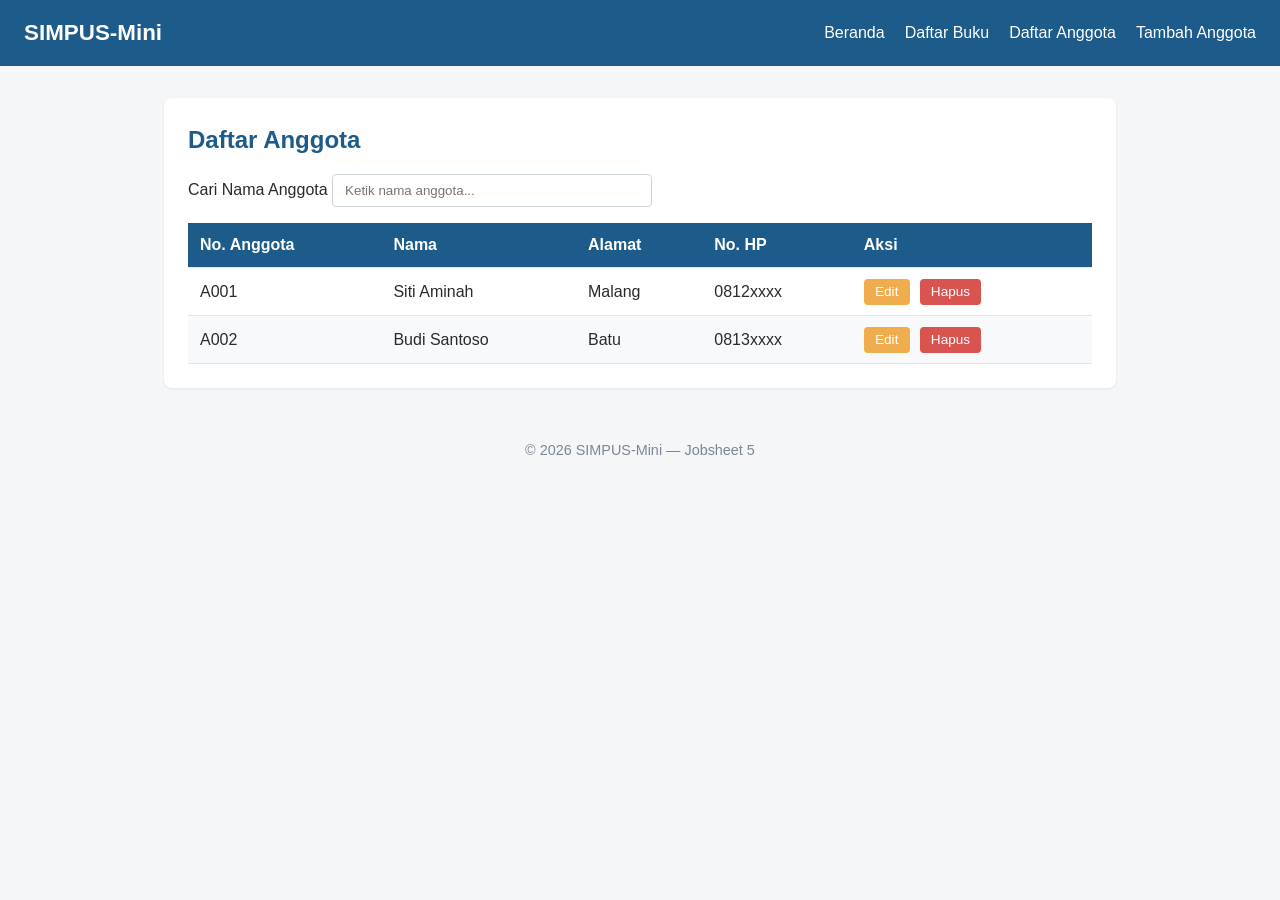
<file: jobsheet-05/anggota/list.html>
<!DOCTYPE html>
<html lang="id">
<head>
    <meta charset="UTF-8">
    <meta name="viewport" content="width=device-width, initial-scale=1">
    <title>SIMPUS-Mini | Daftar Anggota</title>
    <link rel="stylesheet" href="../assets/css/style.css">
</head>
<body>
    <header>
        <h1>SIMPUS-Mini</h1>
        <button type="button" id="nav-toggle-btn" class="nav-toggle-label" aria-label="Menu">&#9776;</button>
        <nav>
            <ul>
                <li><a href="../index.html">Beranda</a></li>
                <li><a href="../buku/list.html">Daftar Buku</a></li>
                <li><a href="list.html">Daftar Anggota</a></li>
                <li><a href="tambah.html">Tambah Anggota</a></li>
            </ul>
        </nav>
    </header>

    <main>
        <section>
            <h2>Daftar Anggota</h2>
            <div class="search-box">
                <label for="search-input">Cari Nama Anggota</label>
                <input type="text" id="search-input" placeholder="Ketik nama anggota...">
            </div>
            <div class="table-responsive">
            <table>
                <thead>
                    <tr>
                        <th>No. Anggota</th>
                        <th>Nama</th>
                        <th>Alamat</th>
                        <th>No. HP</th>
                        <th>Aksi</th>
                    </tr>
                </thead>
                <tbody>
                    <tr>
                        <td>A001</td>
                        <td>Siti Aminah</td>
                        <td>Malang</td>
                        <td>0812xxxx</td>
                        <td>
                            <button type="button">Edit</button>
                            <button type="button" class="btn-hapus">Hapus</button>
                        </td>
                    </tr>
                    <tr>
                        <td>A002</td>
                        <td>Budi Santoso</td>
                        <td>Batu</td>
                        <td>0813xxxx</td>
                        <td>
                            <button type="button">Edit</button>
                            <button type="button" class="btn-hapus">Hapus</button>
                        </td>
                    </tr>
                </tbody>
            </table>
            </div>
        </section>
    </main>

    <footer>
        <p>&copy; 2026 SIMPUS-Mini &mdash; Jobsheet 5</p>
    </footer>
    <script src="../assets/js/app.js"></script>
</body>
</html>
</file>
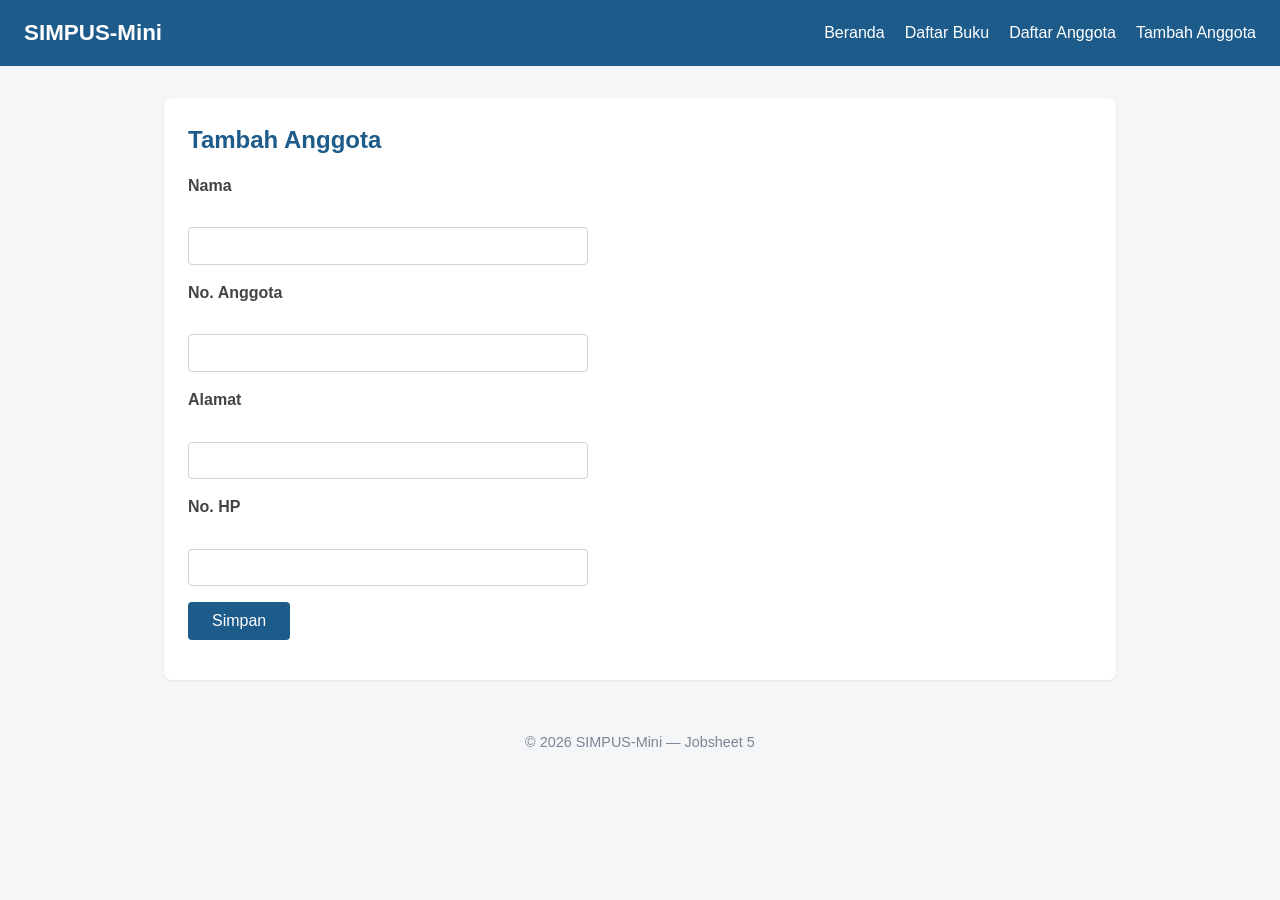
<file: jobsheet-05/anggota/tambah.html>
<!DOCTYPE html>
<html lang="id">
<head>
    <meta charset="UTF-8">
    <meta name="viewport" content="width=device-width, initial-scale=1">
    <title>SIMPUS-Mini | Tambah Anggota</title>
    <link rel="stylesheet" href="../assets/css/style.css">
</head>
<body>
    <header>
        <h1>SIMPUS-Mini</h1>
        <button type="button" id="nav-toggle-btn" class="nav-toggle-label" aria-label="Menu">&#9776;</button>
        <nav>
            <ul>
                <li><a href="../index.html">Beranda</a></li>
                <li><a href="../buku/list.html">Daftar Buku</a></li>
                <li><a href="list.html">Daftar Anggota</a></li>
                <li><a href="tambah.html">Tambah Anggota</a></li>
            </ul>
        </nav>
    </header>

    <main>
        <section>
            <h2>Tambah Anggota</h2>
            <form id="form-tambah">
                <p>
                    <label for="nama">Nama</label><br>
                    <input type="text" id="nama" name="nama" required>
                </p>
                <p>
                    <label for="no_anggota">No. Anggota</label><br>
                    <input type="text" id="no_anggota" name="no_anggota" required>
                </p>
                <p>
                    <label for="alamat">Alamat</label><br>
                    <input type="text" id="alamat" name="alamat">
                </p>
                <p>
                    <label for="no_hp">No. HP</label><br>
                    <input type="text" id="no_hp" name="no_hp">
                </p>
                <p>
                    <button type="submit">Simpan</button>
                </p>
            </form>
        </section>
    </main>

    <footer>
        <p>&copy; 2026 SIMPUS-Mini &mdash; Jobsheet 5</p>
    </footer>
    <script src="../assets/js/app.js"></script>
</body>
</html>
</file>
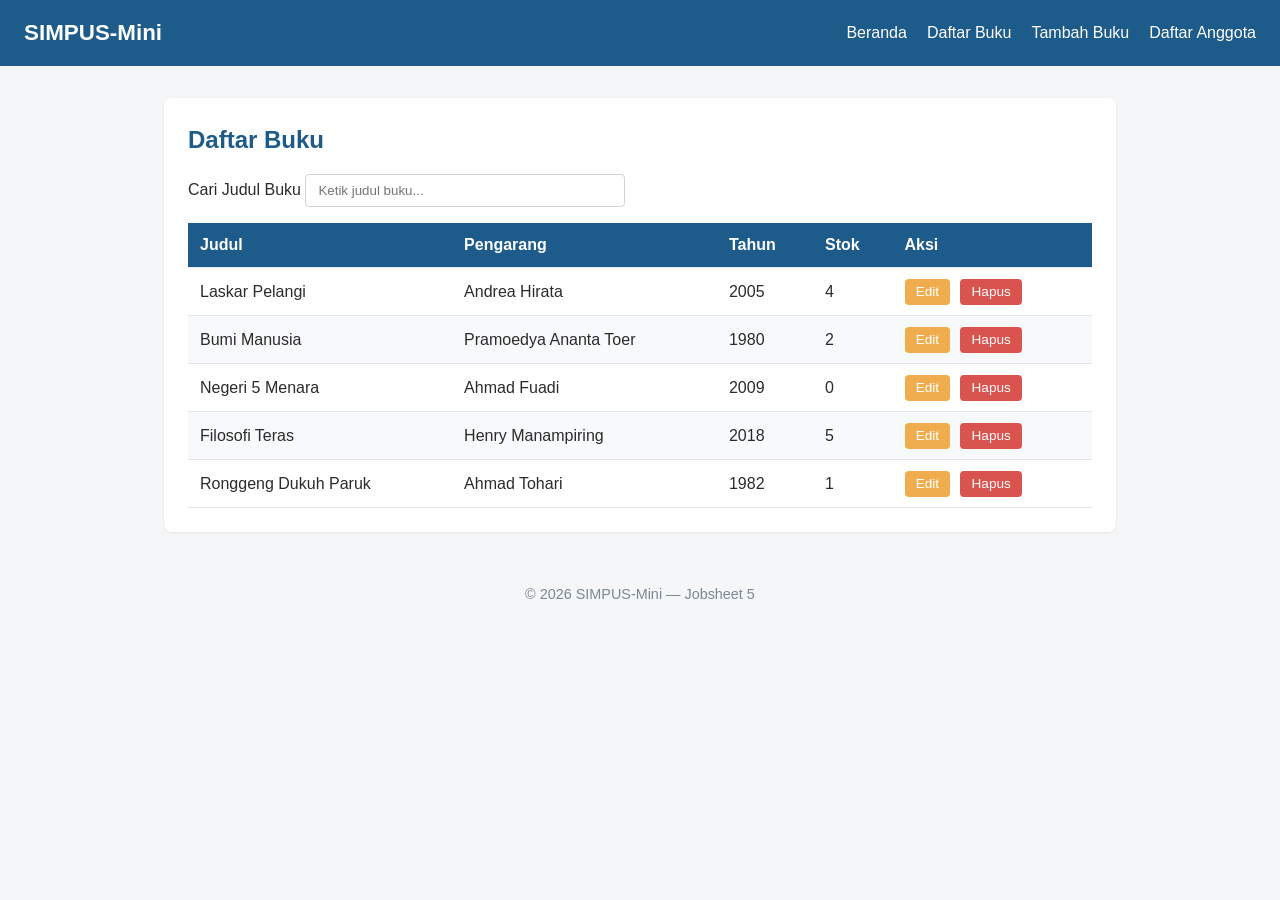
<file: jobsheet-05/buku/list.html>
<!DOCTYPE html>
<html lang="id">
<head>
    <meta charset="UTF-8">
    <meta name="viewport" content="width=device-width, initial-scale=1">
    <title>SIMPUS-Mini | Daftar Buku</title>
    <link rel="stylesheet" href="../assets/css/style.css">
</head>
<body>
    <header>
        <h1>SIMPUS-Mini</h1>
        <button type="button" id="nav-toggle-btn" class="nav-toggle-label" aria-label="Menu">&#9776;</button>
        <nav>
            <ul>
                <li><a href="../index.html">Beranda</a></li>
                <li><a href="list.html">Daftar Buku</a></li>
                <li><a href="tambah.html">Tambah Buku</a></li>
                <li><a href="../anggota/list.html">Daftar Anggota</a></li>
            </ul>
        </nav>
    </header>

    <main>
        <section>
            <h2>Daftar Buku</h2>
            <div class="search-box">
                <label for="search-input">Cari Judul Buku</label>
                <input type="text" id="search-input" placeholder="Ketik judul buku...">
            </div>
            <div class="table-responsive">
            <table>
                <thead>
                    <tr>
                        <th>Judul</th>
                        <th>Pengarang</th>
                        <th>Tahun</th>
                        <th>Stok</th>
                        <th>Aksi</th>
                    </tr>
                </thead>
                <tbody>
                    <tr>
                        <td>Laskar Pelangi</td>
                        <td>Andrea Hirata</td>
                        <td>2005</td>
                        <td>4</td>
                        <td>
                            <button type="button">Edit</button>
                            <button type="button" class="btn-hapus">Hapus</button>
                        </td>
                    </tr>
                    <tr>
                        <td>Bumi Manusia</td>
                        <td>Pramoedya Ananta Toer</td>
                        <td>1980</td>
                        <td>2</td>
                        <td>
                            <button type="button">Edit</button>
                            <button type="button" class="btn-hapus">Hapus</button>
                        </td>
                    </tr>
                    <tr>
                        <td>Negeri 5 Menara</td>
                        <td>Ahmad Fuadi</td>
                        <td>2009</td>
                        <td>0</td>
                        <td>
                            <button type="button">Edit</button>
                            <button type="button" class="btn-hapus">Hapus</button>
                        </td>
                    </tr>
                    <tr>
                        <td>Filosofi Teras</td>
                        <td>Henry Manampiring</td>
                        <td>2018</td>
                        <td>5</td>
                        <td>
                            <button type="button">Edit</button>
                            <button type="button" class="btn-hapus">Hapus</button>
                        </td>
                    </tr>
                    <tr>
                        <td>Ronggeng Dukuh Paruk</td>
                        <td>Ahmad Tohari</td>
                        <td>1982</td>
                        <td>1</td>
                        <td>
                            <button type="button">Edit</button>
                            <button type="button" class="btn-hapus">Hapus</button>
                        </td>
                    </tr>
                </tbody>
            </table>
            </div>
        </section>
    </main>

    <footer>
        <p>&copy; 2026 SIMPUS-Mini &mdash; Jobsheet 5</p>
    </footer>
    <script src="../assets/js/app.js"></script>
</body>
</html>
</file>
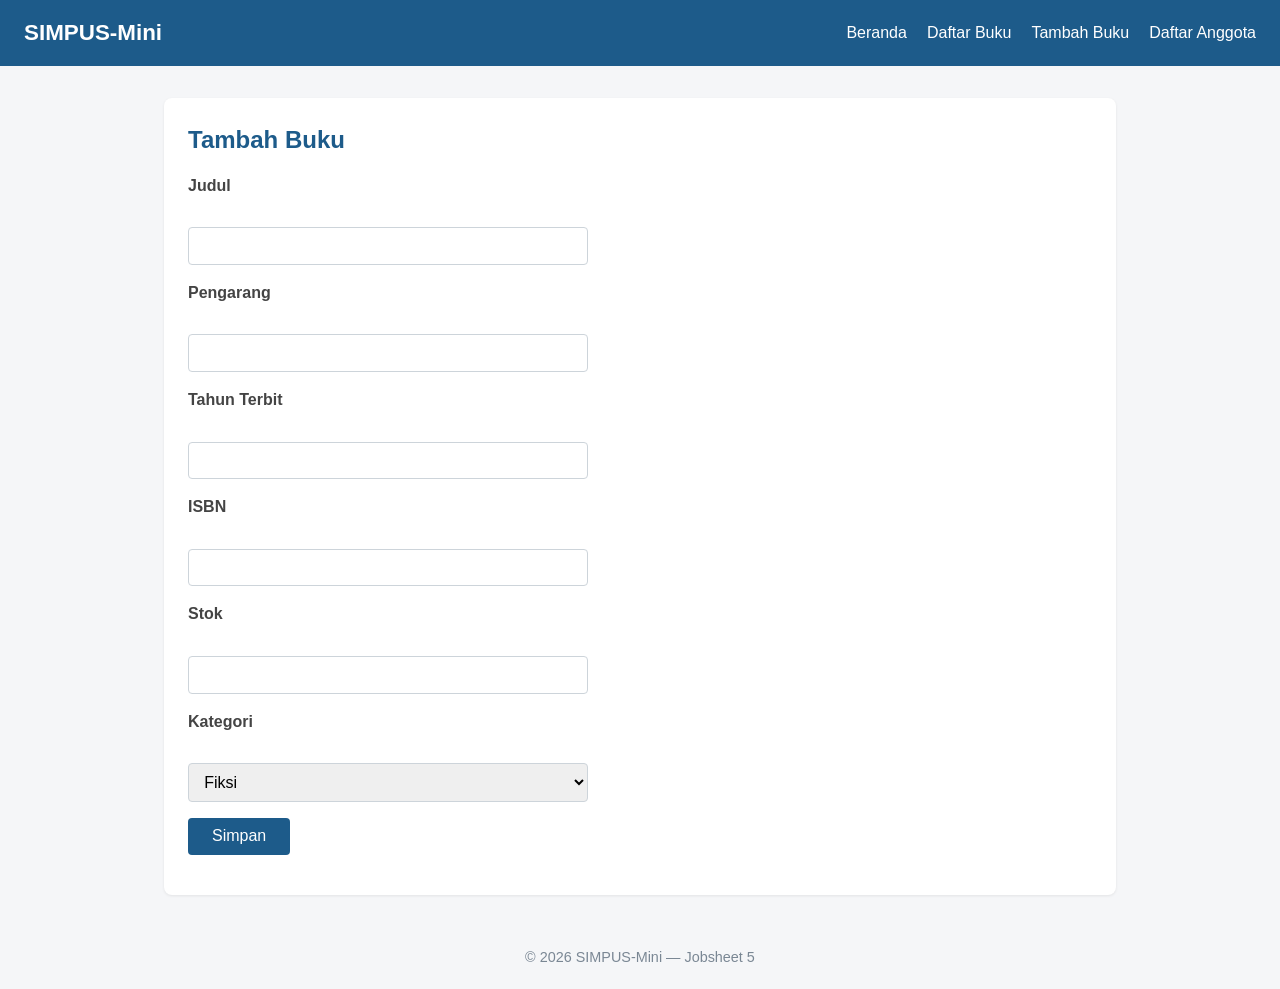
<file: jobsheet-05/buku/tambah.html>
<!DOCTYPE html>
<html lang="id">
<head>
    <meta charset="UTF-8">
    <meta name="viewport" content="width=device-width, initial-scale=1">
    <title>SIMPUS-Mini | Tambah Buku</title>
    <link rel="stylesheet" href="../assets/css/style.css">
</head>
<body>
    <header>
        <h1>SIMPUS-Mini</h1>
        <button type="button" id="nav-toggle-btn" class="nav-toggle-label" aria-label="Menu">&#9776;</button>
        <nav>
            <ul>
                <li><a href="../index.html">Beranda</a></li>
                <li><a href="list.html">Daftar Buku</a></li>
                <li><a href="tambah.html">Tambah Buku</a></li>
                <li><a href="../anggota/list.html">Daftar Anggota</a></li>
            </ul>
        </nav>
    </header>

    <main>
        <section>
            <h2>Tambah Buku</h2>
            <form id="form-tambah">
                <p>
                    <label for="judul">Judul</label><br>
                    <input type="text" id="judul" name="judul" required>
                </p>
                <p>
                    <label for="pengarang">Pengarang</label><br>
                    <input type="text" id="pengarang" name="pengarang" required>
                </p>
                <p>
                    <label for="tahun">Tahun Terbit</label><br>
                    <input type="number" id="tahun" name="tahun" min="1900" max="2026" required>
                </p>
                <p>
                    <label for="isbn">ISBN</label><br>
                    <input type="text" id="isbn" name="isbn" pattern="[0-9-]+" title="ISBN hanya boleh berisi angka dan tanda hubung (-)">
                </p>
                <p>
                    <label for="stok">Stok</label><br>
                    <input type="number" id="stok" name="stok" min="0" required>
                </p>
                <p>
                    <label for="kategori">Kategori</label><br>
                    <select id="kategori" name="kategori">
                        <option value="fiksi">Fiksi</option>
                        <option value="non-fiksi">Non-Fiksi</option>
                        <option value="referensi">Referensi</option>
                    </select>
                </p>
                <p>
                    <button type="submit">Simpan</button>
                </p>
            </form>
        </section>
    </main>

    <footer>
        <p>&copy; 2026 SIMPUS-Mini &mdash; Jobsheet 5</p>
    </footer>
    <script src="../assets/js/app.js"></script>
</body>
</html>
</file>
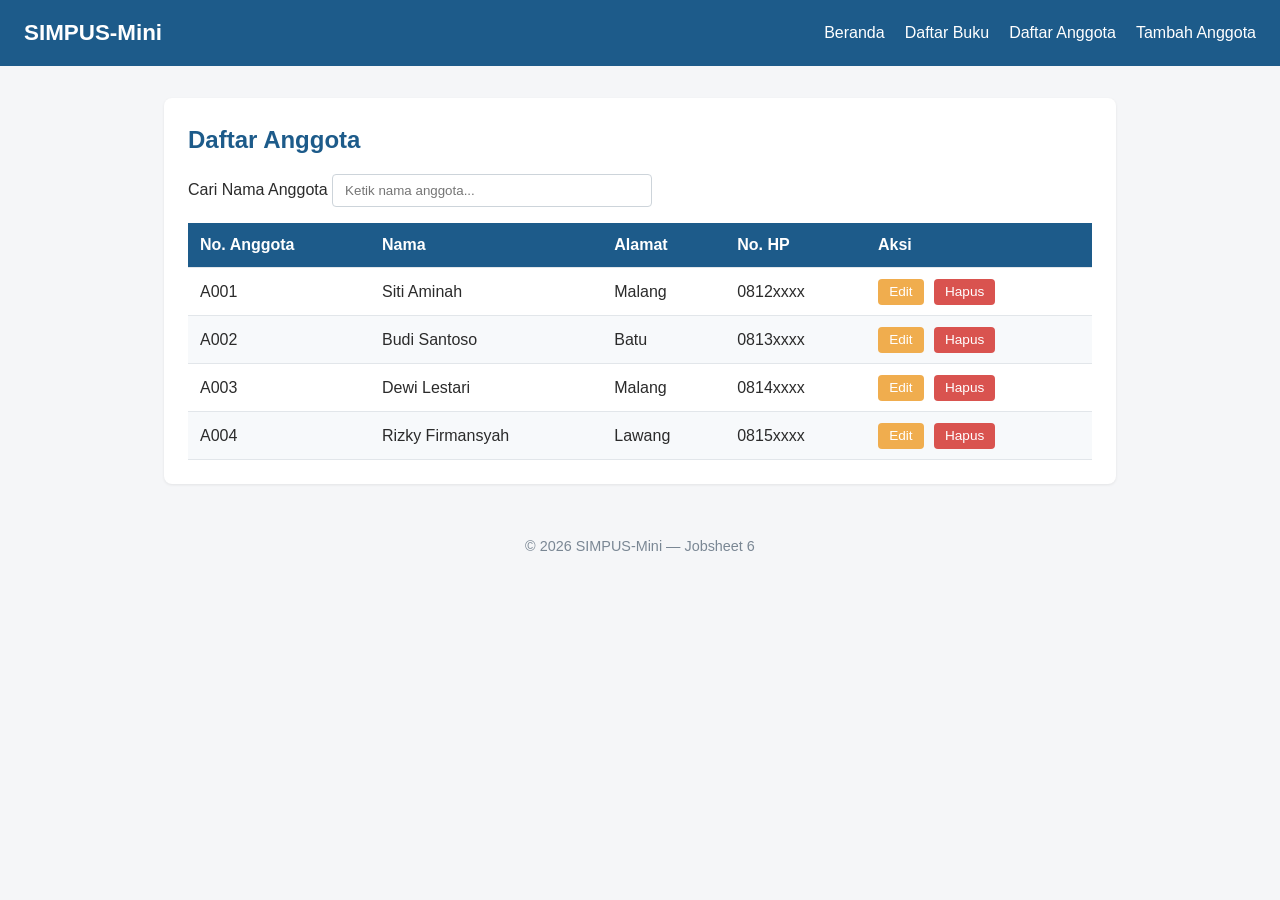
<file: jobsheet-06/anggota/list.html>
<!DOCTYPE html>
<html lang="id">
<head>
    <meta charset="UTF-8">
    <meta name="viewport" content="width=device-width, initial-scale=1">
    <title>SIMPUS-Mini | Daftar Anggota</title>
    <link rel="stylesheet" href="../assets/css/style.css">
</head>
<body>
    <header>
        <h1>SIMPUS-Mini</h1>
        <button type="button" id="nav-toggle-btn" class="nav-toggle-label" aria-label="Menu">&#9776;</button>
        <nav>
            <ul>
                <li><a href="../index.html">Beranda</a></li>
                <li><a href="../buku/list.html">Daftar Buku</a></li>
                <li><a href="list.html">Daftar Anggota</a></li>
                <li><a href="tambah.html">Tambah Anggota</a></li>
            </ul>
        </nav>
    </header>

    <main>
        <section>
            <h2>Daftar Anggota</h2>
            <div class="search-box">
                <label for="search-input">Cari Nama Anggota</label>
                <input type="text" id="search-input" placeholder="Ketik nama anggota...">
            </div>
            <p id="loading-indicator" style="display:none;">Memuat data...</p>
            <div class="table-responsive">
            <table>
                <thead>
                    <tr>
                        <th>No. Anggota</th>
                        <th>Nama</th>
                        <th>Alamat</th>
                        <th>No. HP</th>
                        <th>Aksi</th>
                    </tr>
                </thead>
                <tbody>
                    <!-- Baris diisi dinamis oleh assets/js/anggota.js via fetch('../data/anggota.json') -->
                </tbody>
            </table>
            </div>
        </section>
    </main>

    <footer>
        <p>&copy; 2026 SIMPUS-Mini &mdash; Jobsheet 6</p>
    </footer>
    <script src="../assets/js/app.js"></script>
    <script src="../assets/js/anggota.js"></script>
</body>
</html>
</file>
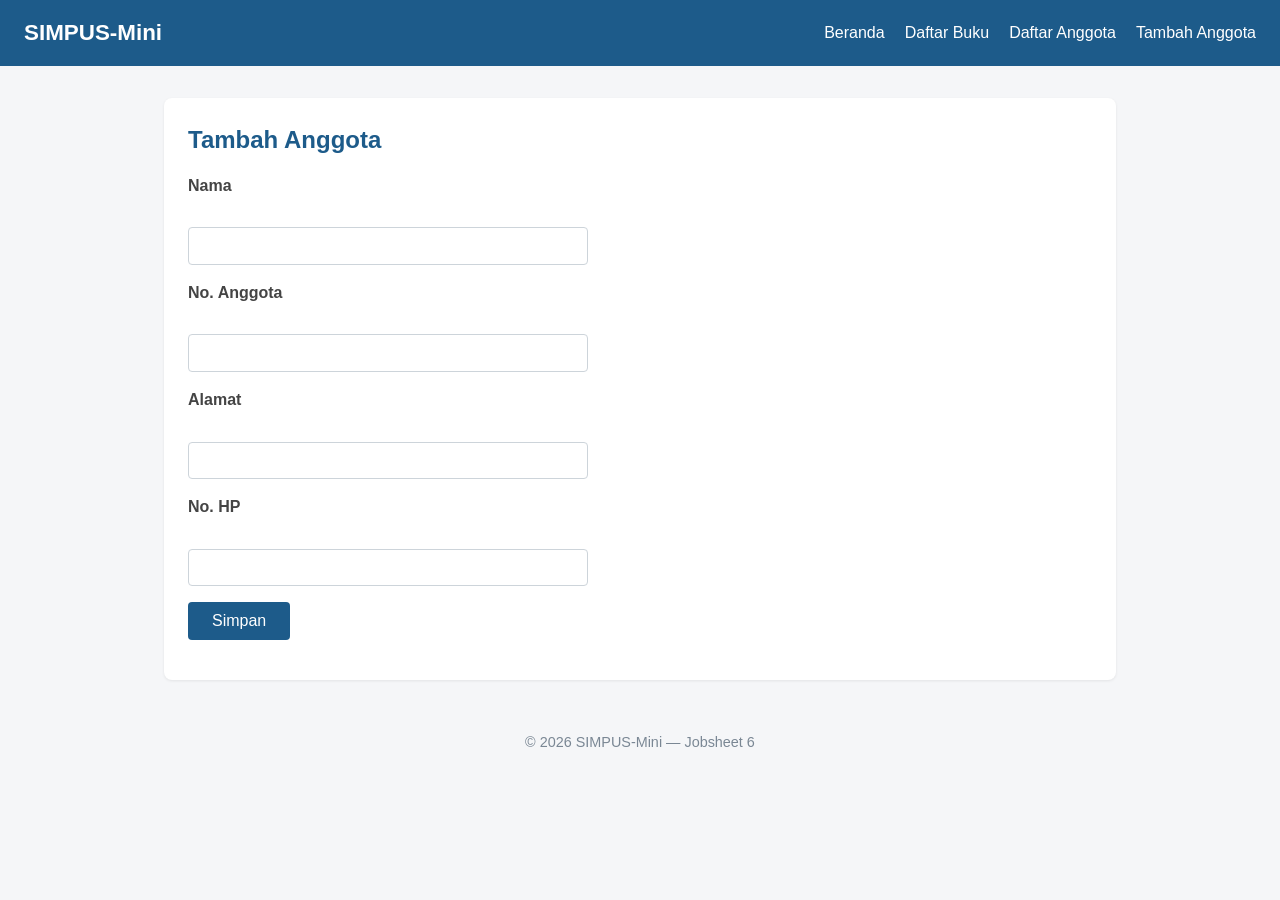
<file: jobsheet-06/anggota/tambah.html>
<!DOCTYPE html>
<html lang="id">
<head>
    <meta charset="UTF-8">
    <meta name="viewport" content="width=device-width, initial-scale=1">
    <title>SIMPUS-Mini | Tambah Anggota</title>
    <link rel="stylesheet" href="../assets/css/style.css">
</head>
<body>
    <header>
        <h1>SIMPUS-Mini</h1>
        <button type="button" id="nav-toggle-btn" class="nav-toggle-label" aria-label="Menu">&#9776;</button>
        <nav>
            <ul>
                <li><a href="../index.html">Beranda</a></li>
                <li><a href="../buku/list.html">Daftar Buku</a></li>
                <li><a href="list.html">Daftar Anggota</a></li>
                <li><a href="tambah.html">Tambah Anggota</a></li>
            </ul>
        </nav>
    </header>

    <main>
        <section>
            <h2>Tambah Anggota</h2>
            <form id="form-tambah">
                <p>
                    <label for="nama">Nama</label><br>
                    <input type="text" id="nama" name="nama" required>
                </p>
                <p>
                    <label for="no_anggota">No. Anggota</label><br>
                    <input type="text" id="no_anggota" name="no_anggota" required>
                </p>
                <p>
                    <label for="alamat">Alamat</label><br>
                    <input type="text" id="alamat" name="alamat">
                </p>
                <p>
                    <label for="no_hp">No. HP</label><br>
                    <input type="text" id="no_hp" name="no_hp">
                </p>
                <p>
                    <button type="submit">Simpan</button>
                </p>
            </form>
        </section>
    </main>

    <footer>
        <p>&copy; 2026 SIMPUS-Mini &mdash; Jobsheet 6</p>
    </footer>
    <script src="../assets/js/app.js"></script>
</body>
</html>
</file>
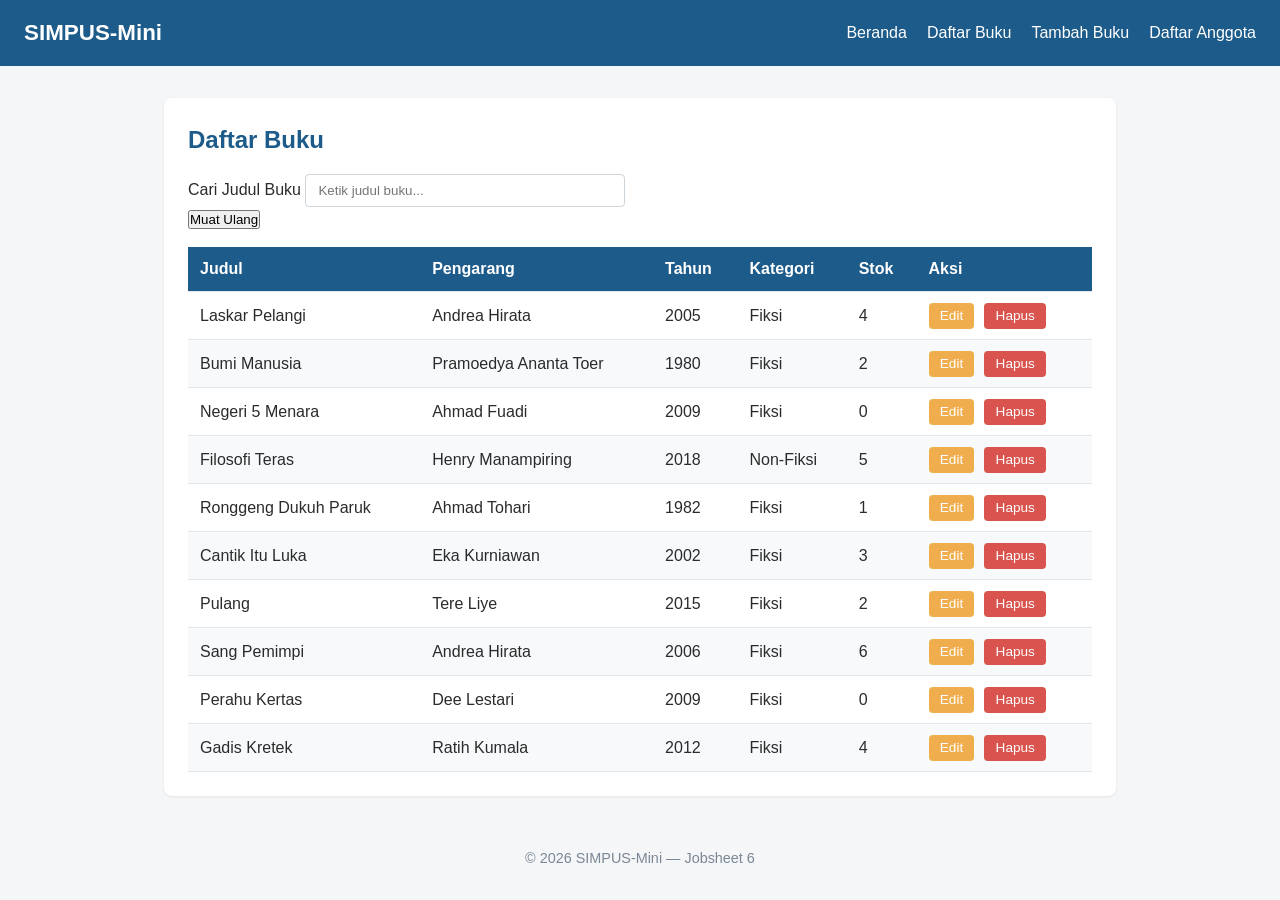
<file: jobsheet-06/buku/list.html>
<!DOCTYPE html>
<html lang="id">
<head>
    <meta charset="UTF-8">
    <meta name="viewport" content="width=device-width, initial-scale=1">
    <title>SIMPUS-Mini | Daftar Buku</title>
    <link rel="stylesheet" href="../assets/css/style.css">
</head>
<body>
    <header>
        <h1>SIMPUS-Mini</h1>
        <button type="button" id="nav-toggle-btn" class="nav-toggle-label" aria-label="Menu">&#9776;</button>
        <nav>
            <ul>
                <li><a href="../index.html">Beranda</a></li>
                <li><a href="list.html">Daftar Buku</a></li>
                <li><a href="tambah.html">Tambah Buku</a></li>
                <li><a href="../anggota/list.html">Daftar Anggota</a></li>
            </ul>
        </nav>
    </header>

    <main>
        <section>
            <h2>Daftar Buku</h2>
            <div class="search-box">
                <label for="search-input">Cari Judul Buku</label>
                <input type="text" id="search-input" placeholder="Ketik judul buku...">

                <p style="margin-bottom: 1rem;">
                <button type="button" id="btn-reload">Muat Ulang</button>
            </p>

            <p id="loading-indicator" style="display:none;">Memuat data...</p>

            </div>
            <p id="loading-indicator" style="display:none;">Memuat data...</p>
            <div class="table-responsive">
            <table>
                <thead>
                    <tr>
                        <th>Judul</th>
                        <th>Pengarang</th>
                        <th>Tahun</th>
                        <th>Kategori</th>
                        <th>Stok</th>
                        <th>Aksi</th>
                    </tr>
                </thead>
                <tbody>
                    <!-- Baris diisi dinamis oleh assets/js/buku.js via fetch('../data/buku.json') -->
                </tbody>
            </table>
            </div>
        </section>
    </main>

    <footer>
        <p>&copy; 2026 SIMPUS-Mini &mdash; Jobsheet 6</p>
    </footer>
    <script src="../assets/js/app.js"></script>
    <script src="../assets/js/buku.js"></script>
</body>
</html>
</file>
<file: jobsheet-03-Bootstap/assets/css/style.css>
.navbar-brand,
.nav-link {
    color: #fff !important;
}

.nav-link:hover,
.nav-link.active {
    color: #d9e8f5 !important;
}

form button[type="submit"]:hover,
button[type="submit"]:hover {
    background-color: #164869 !important;
}
</file>
<file: jobsheet-05/assets/css/style.css>
/* ===== Reset & Base ===== */
* {
    box-sizing: border-box;
    margin: 0;
    padding: 0;
}

body {
    font-family: "Segoe UI", Arial, sans-serif;
    color: #2b2b2b;
    background-color: #f5f6f8;
    line-height: 1.5;
}

a {
    color: #1d5b8a;
    text-decoration: none;
}

a:hover {
    text-decoration: underline;
}

/* ===== Header & Navbar (Flexbox) ===== */
header {
    background-color: #1d5b8a;
    color: #fff;
    padding: 1rem 1.5rem;
    display: flex;
    align-items: center;
    justify-content: space-between;
    flex-wrap: wrap;
}

header h1 {
    font-size: 1.4rem;
}

header nav ul {
    list-style: none;
    display: flex;
    gap: 1.25rem;
}

header nav a {
    color: #fff;
    font-weight: 500;
}

/* ===== Main Layout ===== */
main {
    max-width: 1000px;
    margin: 2rem auto;
    padding: 0 1.5rem;
}

section {
    background-color: #fff;
    border-radius: 8px;
    padding: 1.5rem;
    margin-bottom: 1.5rem;
    box-shadow: 0 1px 3px rgba(0, 0, 0, 0.08);
}

section h2 {
    margin-bottom: 1rem;
    color: #1d5b8a;
}

/* ===== Kartu Statistik (CSS Grid) ===== */
main section:nth-of-type(2) {
    display: grid;
    grid-template-columns: repeat(3, 1fr);
    gap: 1rem;
}

main section:nth-of-type(2) h2 {
    grid-column: 1 / -1;
}

main section:nth-of-type(2) article {
    background-color: #eef4fa;
    border-radius: 8px;
    padding: 1.25rem;
    text-align: center;
}

main section:nth-of-type(2) article h3 {
    font-size: 0.95rem;
    color: #55677a;
    margin-bottom: 0.5rem;
}

main section:nth-of-type(2) article p {
    font-size: 1.8rem;
    font-weight: 700;
    color: #1d5b8a;
}

/* ===== Tabel ===== */
table {
    width: 100%;
    border-collapse: collapse;
}

th, td {
    text-align: left;
    padding: 0.65rem 0.75rem;
    border-bottom: 1px solid #e2e6ea;
}

thead {
    background-color: #1d5b8a;
    color: #fff;
}

tbody tr:nth-child(even) {
    background-color: #f7f9fb;
}

tbody tr:hover {
    background-color: #eef4fa;
}

td button {
    padding: 0.35rem 0.7rem;
    margin-right: 0.35rem;
    border: none;
    border-radius: 4px;
    cursor: pointer;
    font-size: 0.85rem;
}

td button:first-of-type {
    background-color: #f0ad4e;
    color: #fff;
}

td button:last-of-type {
    background-color: #d9534f;
    color: #fff;
}

/* ===== Form ===== */
form p {
    margin-bottom: 1rem;
}

form label {
    display: block;
    margin-bottom: 0.35rem;
    font-weight: 600;
    color: #444;
}

form input,
form select {
    width: 100%;
    max-width: 400px;
    padding: 0.55rem 0.7rem;
    border: 1px solid #cdd4da;
    border-radius: 4px;
    font-size: 1rem;
}

form button[type="submit"] {
    background-color: #1d5b8a;
    color: #fff;
    border: none;
    padding: 0.6rem 1.5rem;
    border-radius: 4px;
    font-size: 1rem;
    cursor: pointer;
}

form button[type="submit"]:hover {
    background-color: #164869;
}

/* ===== Footer ===== */
footer {
    text-align: center;
    padding: 1.25rem;
    color: #7a8794;
    font-size: 0.9rem;
}

/* ===== Tabel Responsif ===== */
.table-responsive {
    overflow-x: auto;
}

/* ===== Hamburger Menu (JS-driven) ===== */
.nav-toggle-label {
    display: none;
    font-size: 1.6rem;
    color: #fff;
    background: none;
    border: none;
    cursor: pointer;
}

/* ===== Pesan Error Validasi ===== */
.error {
    display: block;
    color: #d9534f;
    font-size: 0.85rem;
    margin-top: 0.25rem;
}

/* ===== Kolom Pencarian ===== */
.search-box {
    margin-bottom: 1rem;
}

.search-box input {
    width: 100%;
    max-width: 320px;
    padding: 0.5rem 0.75rem;
    border: 1px solid #cdd4da;
    border-radius: 4px;
}

/* ===== Responsive Breakpoints ===== */

/* Tablet ke bawah */
@media (max-width: 768px) {
    main section:nth-of-type(2) {
        grid-template-columns: repeat(2, 1fr);
    }
}

/* Mobile */
@media (max-width: 480px) {
    header {
        position: relative;
    }

    .nav-toggle-label {
        display: block;
    }

    /* Menu saat tertutup: tinggi nol, disembunyikan, dan transparan */
    header nav {
        width: 100%;
        order: 3;
        max-height: 0;
        overflow: hidden;
        opacity: 0;
        transition: max-height 0.4s ease-in-out, opacity 0.3s ease, margin-top 0.3s ease;
    }

    /* Menu saat terbuka (saat tombol hamburger diklik) */
    header nav.nav-open {
        max-height: 250px; /* Ruang vertikal cukup untuk 4 link menu */
        opacity: 1;
        margin-top: 1rem;
    }

    header nav ul {
        flex-direction: column;
        gap: 0.75rem;
    }

    main section:nth-of-type(2) {
        grid-template-columns: 1fr;
    }

    form input,
    form select {
        max-width: 100%;
    }
}
</file>
<file: jobsheet-06/assets/css/style.css>
/* ===== Reset & Base ===== */
* {
    box-sizing: border-box;
    margin: 0;
    padding: 0;
}

body {
    font-family: "Segoe UI", Arial, sans-serif;
    color: #2b2b2b;
    background-color: #f5f6f8;
    line-height: 1.5;
}

a {
    color: #1d5b8a;
    text-decoration: none;
}

a:hover {
    text-decoration: underline;
}

/* ===== Header & Navbar (Flexbox) ===== */
header {
    background-color: #1d5b8a;
    color: #fff;
    padding: 1rem 1.5rem;
    display: flex;
    align-items: center;
    justify-content: space-between;
    flex-wrap: wrap;
}

header h1 {
    font-size: 1.4rem;
}

header nav ul {
    list-style: none;
    display: flex;
    gap: 1.25rem;
}

header nav a {
    color: #fff;
    font-weight: 500;
}

/* ===== Main Layout ===== */
main {
    max-width: 1000px;
    margin: 2rem auto;
    padding: 0 1.5rem;
}

section {
    background-color: #fff;
    border-radius: 8px;
    padding: 1.5rem;
    margin-bottom: 1.5rem;
    box-shadow: 0 1px 3px rgba(0, 0, 0, 0.08);
}

section h2 {
    margin-bottom: 1rem;
    color: #1d5b8a;
}

/* ===== Kartu Statistik (CSS Grid) ===== */
main section:nth-of-type(2) {
    display: grid;
    grid-template-columns: repeat(3, 1fr);
    gap: 1rem;
}

main section:nth-of-type(2) h2 {
    grid-column: 1 / -1;
}

main section:nth-of-type(2) article {
    background-color: #eef4fa;
    border-radius: 8px;
    padding: 1.25rem;
    text-align: center;
}

main section:nth-of-type(2) article h3 {
    font-size: 0.95rem;
    color: #55677a;
    margin-bottom: 0.5rem;
}

main section:nth-of-type(2) article p {
    font-size: 1.8rem;
    font-weight: 700;
    color: #1d5b8a;
}

/* ===== Tabel ===== */
table {
    width: 100%;
    border-collapse: collapse;
}

th, td {
    text-align: left;
    padding: 0.65rem 0.75rem;
    border-bottom: 1px solid #e2e6ea;
}

thead {
    background-color: #1d5b8a;
    color: #fff;
}

tbody tr:nth-child(even) {
    background-color: #f7f9fb;
}

tbody tr:hover {
    background-color: #eef4fa;
}

td button {
    padding: 0.35rem 0.7rem;
    margin-right: 0.35rem;
    border: none;
    border-radius: 4px;
    cursor: pointer;
    font-size: 0.85rem;
}

td button:first-of-type {
    background-color: #f0ad4e;
    color: #fff;
}

td button:last-of-type {
    background-color: #d9534f;
    color: #fff;
}

/* ===== Form ===== */
form p {
    margin-bottom: 1rem;
}

form label {
    display: block;
    margin-bottom: 0.35rem;
    font-weight: 600;
    color: #444;
}

form input,
form select {
    width: 100%;
    max-width: 400px;
    padding: 0.55rem 0.7rem;
    border: 1px solid #cdd4da;
    border-radius: 4px;
    font-size: 1rem;
}

form button[type="submit"] {
    background-color: #1d5b8a;
    color: #fff;
    border: none;
    padding: 0.6rem 1.5rem;
    border-radius: 4px;
    font-size: 1rem;
    cursor: pointer;
}

form button[type="submit"]:hover {
    background-color: #164869;
}

/* ===== Footer ===== */
footer {
    text-align: center;
    padding: 1.25rem;
    color: #7a8794;
    font-size: 0.9rem;
}

/* ===== Tabel Responsif ===== */
.table-responsive {
    overflow-x: auto;
}

/* ===== Hamburger Menu (JS-driven) ===== */
.nav-toggle-label {
    display: none;
    font-size: 1.6rem;
    color: #fff;
    background: none;
    border: none;
    cursor: pointer;
}

/* ===== Pesan Error Validasi ===== */
.error {
    display: block;
    color: #d9534f;
    font-size: 0.85rem;
    margin-top: 0.25rem;
}

/* ===== Kolom Pencarian ===== */
.search-box {
    margin-bottom: 1rem;
}

.search-box input {
    width: 100%;
    max-width: 320px;
    padding: 0.5rem 0.75rem;
    border: 1px solid #cdd4da;
    border-radius: 4px;
}

/* ===== Responsive Breakpoints ===== */

/* Tablet ke bawah */
@media (max-width: 768px) {
    main section:nth-of-type(2) {
        grid-template-columns: repeat(2, 1fr);
    }
}

/* Mobile */
@media (max-width: 480px) {
    header {
        position: relative;
    }

    .nav-toggle-label {
        display: block;
    }

    header nav {
        display: none;
        width: 100%;
        order: 3;
        margin-top: 1rem;
    }

    header nav.nav-open {
        display: block;
    }

    header nav ul {
        flex-direction: column;
        gap: 0.75rem;
    }

    main section:nth-of-type(2) {
        grid-template-columns: 1fr;
    }

    form input,
    form select {
        max-width: 100%;
    }
}
</file>
